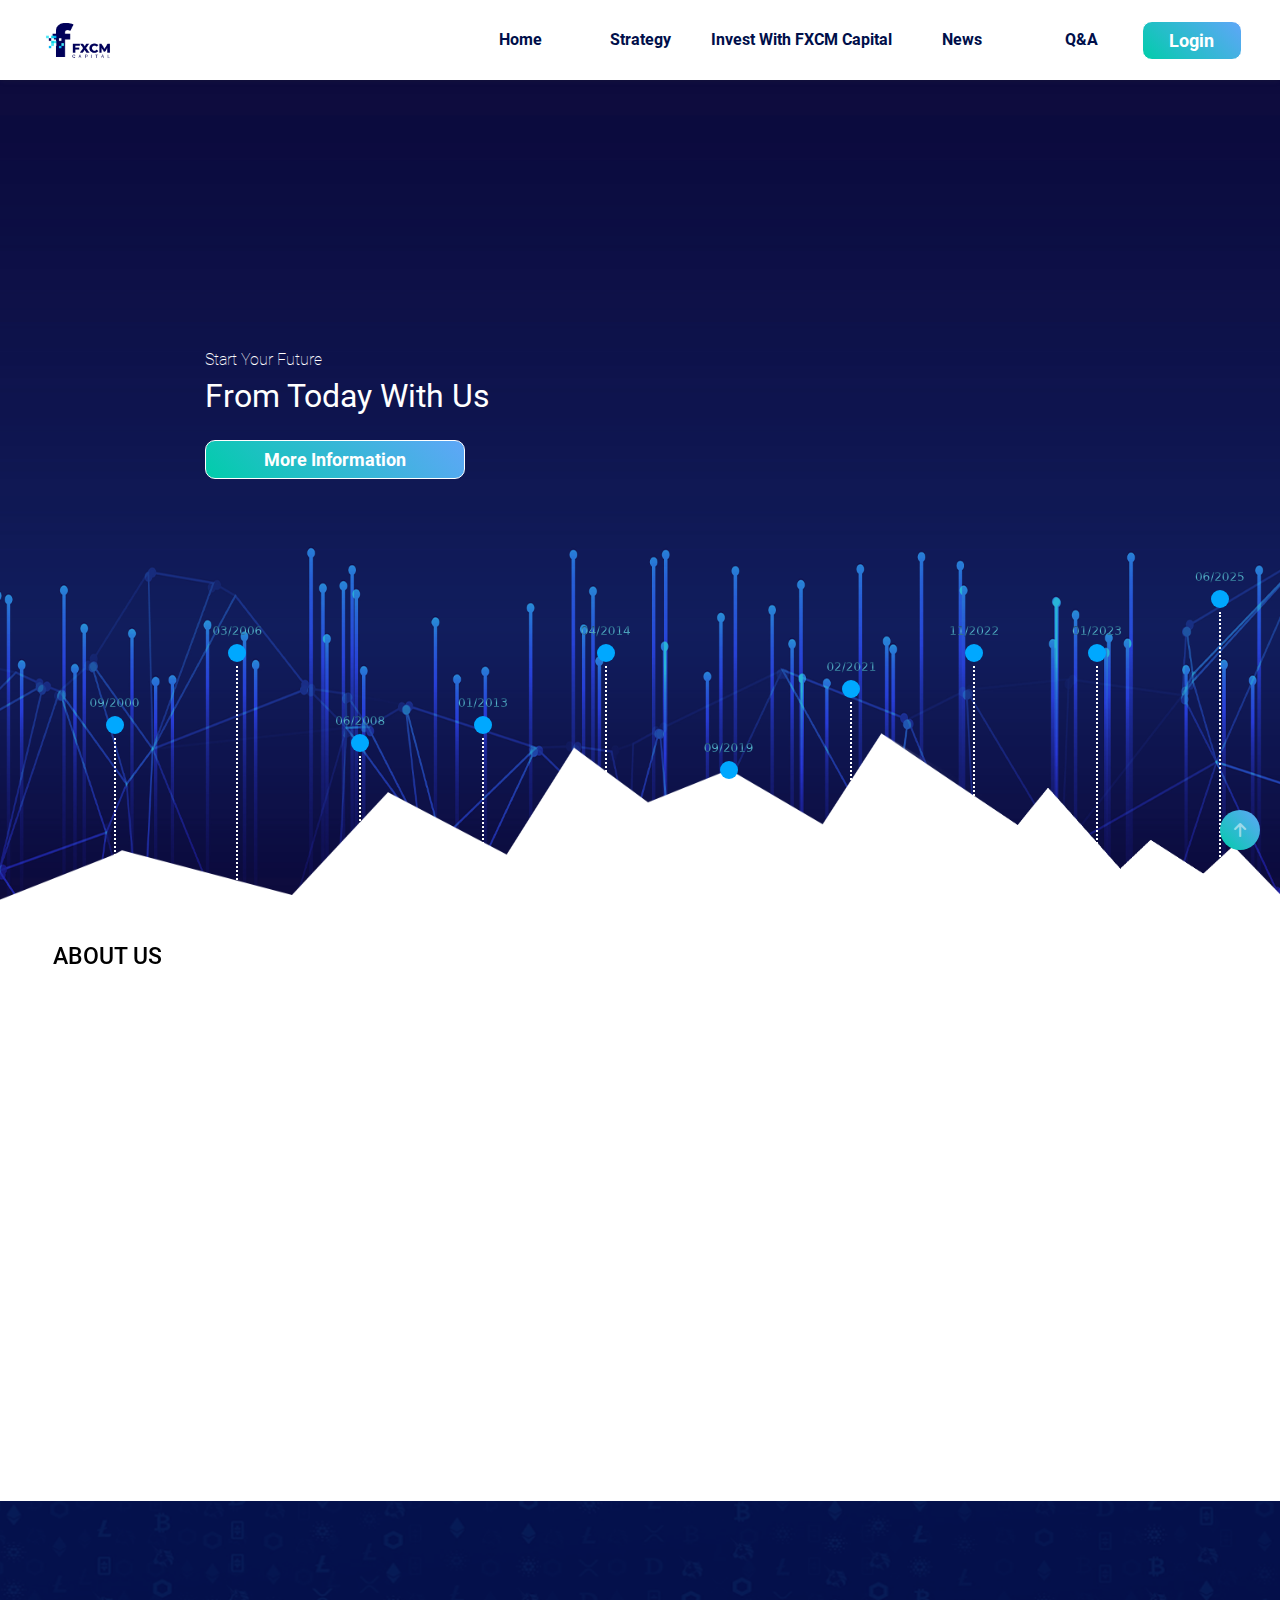
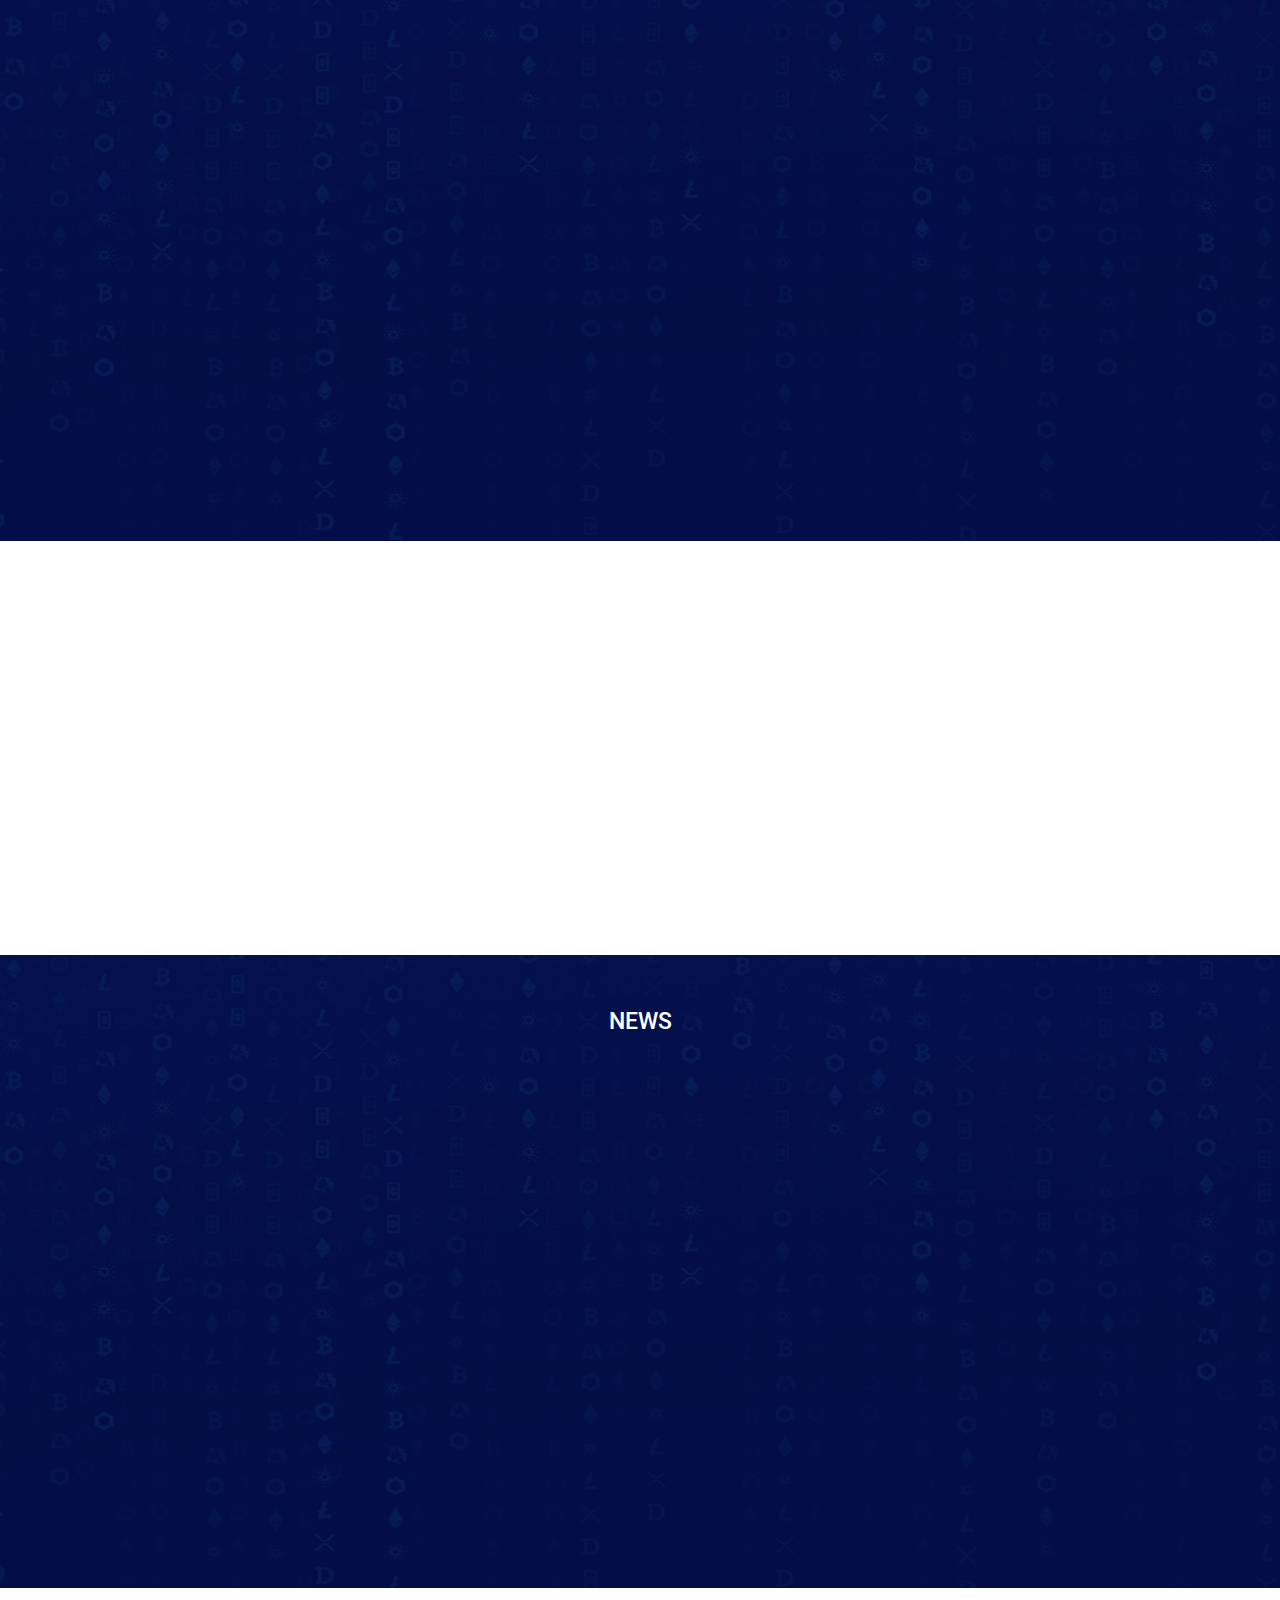
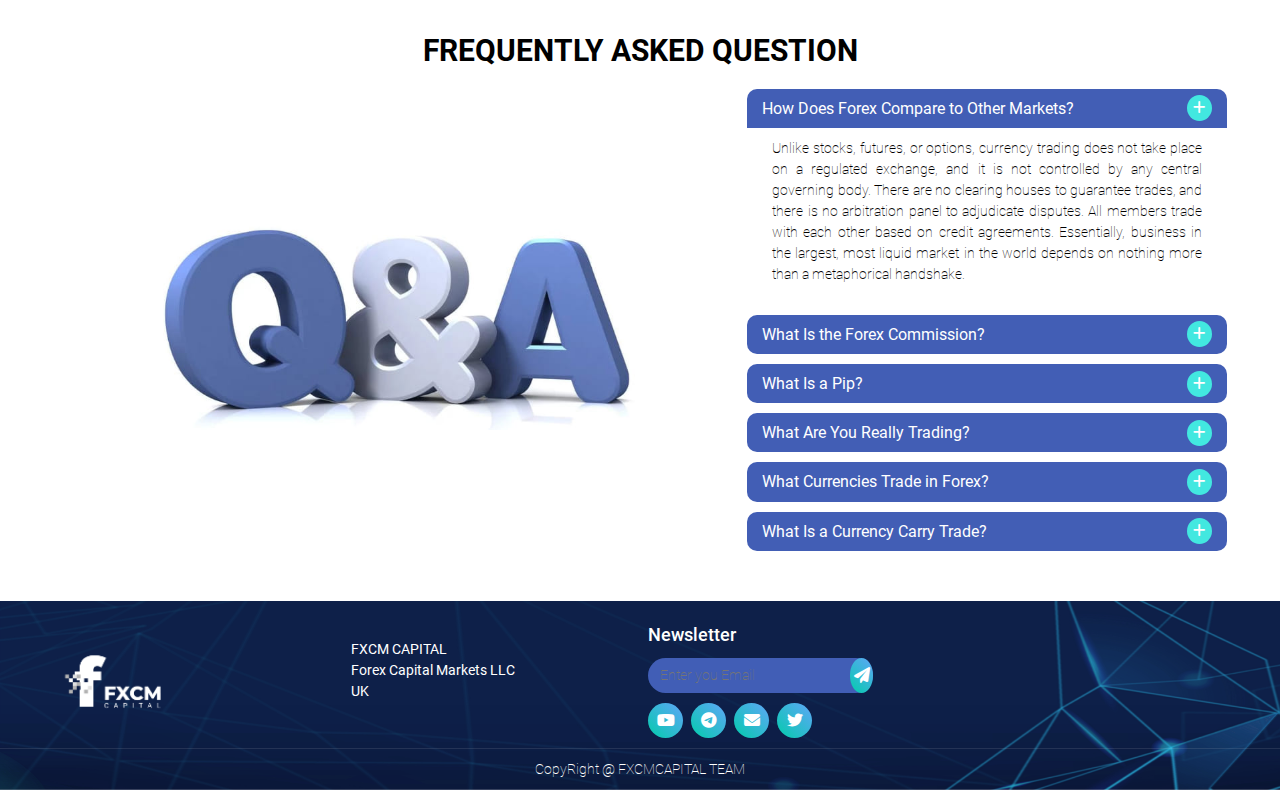
<file: index.html>
<!DOCTYPE html>
<html lang="en">

<head>
    <meta charset="UTF-8">
    <meta http-equiv="X-UA-Compatible" content="IE=edge">
    <meta name="viewport" content="width=device-width, initial-scale=1.0">
    <link rel="icon" type="image/x-icon" href="/assets/images/logo.png">
    <title>FXCM</title>

    <link rel="stylesheet" href="./assets/css/fontawesome-6.1/css/all.min.css">
    <link rel="stylesheet" href="./assets/css/swiper-bundle.min.css">
    <link rel="stylesheet" href="./assets/css/bootstrap.min.css">
    <link rel="stylesheet" href="./assets/css/animation.css">
    <link rel="stylesheet" href="./assets/css/animate.css">
    <link rel="stylesheet" href="./assets/css/style.css">
    <link rel="stylesheet" href="./assets/css/main.css">
    <link rel="stylesheet" href="./assets/css/updateLandingPage.css">

    <link rel="stylesheet" href="./assets/css/responsive.css">
    <link rel="stylesheet" href="./assets/css/fxcm.css">

    <!-- meta -->
    <meta name="title" content="FXCM" />
    <meta name="author" content="FXCM" />
    <meta name="description" content="">
    <meta name="keywords" content="">
    <meta name="author" content="FXCM">
    <meta name="robots" content="index,follow" />

    <meta property="og:type" content="website" />
    <meta property="og:title" content="FXCM" />
    <meta property="og:image" content="./assets/images/logo-color.png">
    <meta property="og:description" content="FXCM">


</head>

<body>
    <!-- HEADER MOBILE -->
    <div class="header-mobile hide-on-pc">
        <img class="header-mobile-logo" src="./assets/images/logo.png" alt="">
        <div class="header-mobile-left">
            <div class="header-mobile-icon centering" onclick="toggleNavMobile()">
                <i class="fa-solid fa-bars"></i>
            </div>
        </div>
    </div>

    <!-- NAV MOBILE -->
    <div class="soft-menu" onclick="toggleNavMobile()">
        <ul class="soft-menu__list" onclick="{(e) => e.stopPropagation();}">
            <li class="soft-menu__item soft-menu__item--active">
                <a class="" href="#intro">
                    <i class="fa-solid fa-house"></i> Home
                </a>
            </li>
            <li class="soft-menu__item hehe">
                <a class="" href="#strategy">
                    <i class="fa-solid fa-bolt"></i> Strategy
                </a>
            </li>

            <!-- <li class="soft-menu__item soft-menu__item-sub">
                <a class="" href="#workflow">
                    <i class="fa-solid fa-handshake"></i>Partners
                </a>
            </li> -->

            <li class="soft-menu__item soft-menu__item-sub">
                <a class="" href="#workflow">
                    <i class="fa-solid fa-money-bill-trend-up"></i> Invest with FXCM
                </a>
            </li>

            <li class="soft-menu__item soft-menu__item-sub">
                <a class="" href="#news">
                    <i class="fa-solid fa-earth-oceania"></i> News
                </a>
            </li>

            <li class="soft-menu__item soft-menu__item-sub">
                <a class="" href="#question">
                    <i class="fa-solid fa-circle-question"></i> Q&A
                </a>
            </li>

            <div class="soft-menu__item soft-menu__item-sub">
                <a class="ref-link" href="">
                    <i class="fa-solid fa-right-to-bracket"></i> SIGN IN
                </a>
            </div>
        </ul>
    </div>

    <!-- HEADER -->
    <header class="header hidden-m-t">
        <div class="header-wrapper align-items-center d-flex justify-content-between">
            <a href="/">
                <img src="./assets/images/logo.png" alt="" class="header-logo">
            </a>

            <div class="header-nav d-flex">
                <a href="#intro" class="header-nav-item centering">
                    Home
                </a>
                <a href="#strategy" class="header-nav-item centering">
                    Strategy
                </a>
                <!-- <a href="#workflow" class="header-nav-item centering">
                    Partners
                </a> -->
                <a href="#workflow" class="header-nav-item centering">
                    Invest with FXCM Capital
                </a>
                <a href="#news" class="header-nav-item centering">
                    News
                </a>
                <a href="#question" class="header-nav-item centering">
                    Q&A
                </a>

                <a href="#" class="primary-button">
                    Login
                </a>
            </div>
        </div>
    </header>

    <!-- INTRO -->
    <section id="intro" class="intro">
        <div class="intro-bg">
        </div>
        <div class="intro-wrapper">
            <div class="container intro-main">
                <div class="grid grid-2 grid-m-1 h-100 centering">
                    <div class="centering">
                        <div class="intro-content">
                            <div class="intro-desc">
                                Start Your Future
                            </div>
                            <div class="intro-title">
                                From Today With Us
                            </div>
                            <div class="intro-button primary-button wow bounceIn">
                                More Information
                            </div>
                        </div>
                    </div>

                    <!-- <img src="./assets/newImages/earth.png " alt=""> -->
                    <div class="intro-img wow bounceIn">
                        <canvas id="canvas"></canvas>
                    </div>
                </div>
            </div>
        </div>

        <div class="roadmap">
            <div class="roadmap-wrapper d-flex">
                <div class="roadmap-item">
                    <div class="roadmap-item-time primary-gradient-text">
                        09/2000
                    </div>
                    <div class="roadmap-item-content">
                        <div class="roadmap-item-point">
                        </div>
                        <div class="roadmap-item-text">
                            Establishment of business and being financial broker.
                        </div>
                    </div>
                    <div class="roadmap-item-line"></div>
                </div>

                <div class="roadmap-item">
                    <div class="roadmap-item-time primary-gradient-text">
                        03/2006
                    </div>
                    <div class="roadmap-item-content">
                        <div class="roadmap-item-point roadmap-item-point">
                        </div>
                        <div class="roadmap-item-text">
                            Joined as a key broker member of London exchange market
                        </div>
                    </div>
                    <div class="roadmap-item-line roadmap-item-line--2"></div>
                </div>

                <div class="roadmap-item">
                    <div class="roadmap-item-time primary-gradient-text">
                        06/2008
                    </div>
                    <div class="roadmap-item-content">
                        <div class="roadmap-item-point roadmap-item-point">
                        </div>
                        <div class="roadmap-item-text">
                            Researching the application of Internet in the financial sector, participating
                            as a Broker member in the US, Australia and South Africa exchange market
                        </div>
                    </div>
                    <div class="roadmap-item-line roadmap-item-line--3"></div>
                </div>

                <div class="roadmap-item">
                    <div class="roadmap-item-time primary-gradient-text">
                        01/2013
                    </div>
                    <div class="roadmap-item-content">
                        <div class="roadmap-item-point roadmap-item-point">
                        </div>
                        <div class="roadmap-item-text">
                            Research on Blockchain application in portfolio management.
                        </div>
                    </div>
                    <div class="roadmap-item-line roadmap-item-line--1"></div>
                </div>

                <div class="roadmap-item">
                    <div class="roadmap-item-time primary-gradient-text">
                        04/2014
                    </div>
                    <div class="roadmap-item-content">
                        <div class="roadmap-item-point roadmap-item-point">
                        </div>
                        <div class="roadmap-item-text">
                            Building a program to digitize stocks and bonds for businesses.
                        </div>
                    </div>
                    <div class="roadmap-item-line roadmap-item-line--2"></div>
                </div>

                <div class="roadmap-item">
                    <div class="roadmap-item-time primary-gradient-text">
                        09/2019
                    </div>
                    <div class="roadmap-item-content">
                        <div class="roadmap-item-point roadmap-item-point">
                        </div>
                        <div class="roadmap-item-text">
                            Building a forex derivatives trading management
                        </div>
                    </div>
                    <div class="roadmap-item-line roadmap-item-line--4"></div>
                </div>

                <div class="roadmap-item">
                    <div class="roadmap-item-time primary-gradient-text">
                        02/2021
                    </div>
                    <div class="roadmap-item-content">
                        <div class="roadmap-item-point roadmap-item-point">
                        </div>
                        <div class="roadmap-item-text">
                            Developing supercomputer system to record data fluctuations
                        </div>
                    </div>
                    <div class="roadmap-item-line roadmap-item-line--5"></div>
                </div>

                <div class="roadmap-item">
                    <div class="roadmap-item-time primary-gradient-text">
                        11/2022
                    </div>
                    <div class="roadmap-item-content">
                        <div class="roadmap-item-point roadmap-item-point">
                        </div>
                        <div class="roadmap-item-text">
                            Cross-Exchange System and Hedging Algorithm
                        </div>
                    </div>
                    <div class="roadmap-item-line roadmap-item-line--2"></div>
                </div>

                <div class="roadmap-item">
                    <div class="roadmap-item-time primary-gradient-text">
                        01/2023
                    </div>
                    <div class="roadmap-item-content">
                        <div class="roadmap-item-point roadmap-item-point">
                        </div>
                        <div class="roadmap-item-text">
                            Launching the website fxcmcapital.com for investors.
                        </div>
                    </div>
                    <div class="roadmap-item-line roadmap-item-line--2"></div>
                </div>

                <div class="roadmap-item">
                    <div class="roadmap-item-time primary-gradient-text">
                        06/2025
                    </div>
                    <div class="roadmap-item-content">
                        <div class="roadmap-item-point roadmap-item-point">
                        </div>
                        <div class="roadmap-item-text">
                            IPO through listing on London stocks exchange.
                        </div>
                    </div>
                    <div class="roadmap-item-line roadmap-item-line--6"></div>
                </div>
            </div>
        </div>
    </section>

    <!-- ABOUT-->
    <section id="about" class="workflow">
        <div class="container">
            <div class="row">
                <div class="col-lg-7">
                    <div class="workflow-title mr-5">
                        About Us
                    </div>
                    <div class="workflow-img wow bounceInUp">
                        <div id="workflow-img" class="workflow-img-wrapper">
                            <img src="./assets/newImages/introduc-lap.png" alt="">
                        </div>
                    </div>
                </div>
                <div class="col-lg-5">
                    <div class="workflow-content wow bounceInUp">
                        <div class="workflow-desc">
                            Generated and run by CORE TEAM, who have over 20 years experience in field of
                            financial investment and enterprise operations, FXCM CAPITAL is strategically
                            oriented to invest in 02 key areas:
                            <br>
                            - Top Industry Enterprises
                            <br>
                            - Volatility and arbitrage of financial products value.
                        </div>

                        <div class="workflow-title workflow-title-sub">
                            Vision
                        </div>
                        <div class="workflow-desc">
                            To become the world&#39;s leading asset management capital with professional services,
                            bringing surplus profits and added value to customers.
                        </div>

                        <div class="workflow-title workflow-title-sub">
                            Mission
                        </div>
                        <div class="workflow-desc">
                            CREATING FINANCIAL SOLUTIONS TO SERVE PEOPLE
                            <br>
                            Develop convenient financial solutions for customers by applying smart digital
                            technology, comprehensive product strategy and best customer experience.
                        </div>

                        <div class="workflow-title workflow-title-sub">
                            Core values
                        </div>
                        <div class="workflow-desc">
                            Respect cooperation
                            <br>
                            Trusted commitment
                            <br>
                            Always have to be adapted for the digital financial world.
                        </div>
                    </div>
                </div>
            </div>
        </div>
    </section>

    <!-- STRATEGY-->
    <section id="strategy" class="workflow strategy">
        <div class="container">
            <div class="row">
                <div class="col-lg-5">
                    <div class="workflow-content wow bounceInLeft">
                        <div class="workflow-title">
                            Strategy
                        </div>
                        <div class="workflow-desc">
                            <div class="strategy-sub-title">
                                What does FXCM CAPITAL do in the financial markets, specifically the Forex market ?
                            </div>

                            After years of research, FXCM Capital combined:
                            <br>
                            <i class="fa-solid fa-circle-arrow-right ml-2 mt-1"></i> More than 20 years experience of
                            enterprise
                            and core expert team

                            <br>
                            <i class="fa-solid fa-circle-arrow-right ml-2 mt-1"></i> The advanced power of the signal
                            recognition
                            computer system

                            <br>
                            <i class="fa-solid fa-circle-arrow-right ml-2 mt-1"></i> Transparency and safety of
                            blockchain data
                            system

                            <br>
                            <i class="fa-solid fa-circle-arrow-right ml-2 mt-1"></i> Cross-Exchange System and Hedging
                            Algorithm

                            <br>
                            <i class="fa-solid fa-circle-arrow-right ml-2 mt-1"></i> Consolidated capital of investors
                            around the
                            world

                            <br><br>
                            <div class="strategy-sub-title">
                                Cross-Exchange System
                            </div>
                            Cross-Exchange System is a platform built on the foundation of thinking: the world is
                            flat and the needs of all places are the same.
                            There, the value of any financial product will be roughly equal and there are no
                            restrictions on time and geographical location.
                            <br><br>
                            <div class="strategy-sub-title">
                                Hedging Algorithm
                            </div>
                            Hedging Algorithm is built on the mindset: preserving capital.
                            Through this algorithm, the manager looks for profits from profitable accounts, and
                            no loss in the remaining accounts.
                            <br>
                        </div>
                    </div>
                </div>

                <div class="col-lg-7">
                    <div class="workflow-img wow bounceInRight">
                        <div id="workflow-img" class="workflow-img-wrapper">
                            <img src="./assets/newImages/strategy-compu.png" alt="">
                        </div>
                    </div>
                </div>
            </div>
        </div>
    </section>

    <!-- CROSS TRADING-->
    <section id="workflow" class="workflow">
        <div class=" container">
            <div class="row">
                <div class="col-lg-6">
                    <div class="workflow-content wow bounceInRight">
                        <div class="workflow-title">
                            Invest with FXCM Capital
                        </div>
                        <div class="workflow-desc">
                            We create the platform with the goal: create community, combine community
                            capital flow and share profits for the community.

                            <br><br>
                            The total capital flow that FXCM CAPITAL manages, will be broken down into many
                            accounts, bearing the identities of the community members themselves. We run
                            these accounts for profit, and share the profits to each member based on the
                            contribution.
                            <br><br>
                            Everything is transparent, easy to understand and is a breakthrough in the digital
                            financial era.
                            <br>
                        </div>
                    </div>
                </div>

                <div class="col-lg-6">
                    <div class="workflow-img wow bounceInLeft">
                        <div id="workflow-img" class="workflow-img-wrapper">
                            <img src="./assets/newImages/scross-computer.png" alt="">
                        </div>
                    </div>
                </div>
            </div>
        </div>
    </section>

    <!-- NEWS -->
    <section id="news" class="news news-old strategy">
        <div class="centering">
            <div class="workflow-title">
                NEWS
            </div>
        </div>

        <div class="container">
            <div class="news-list grid grid-2 grid-m-1">
                <a href="https://guardian.ng/features/why-bitcoin-could-become-the-worlds-currency/"
                    class="card-wrapper wow bounceInLeft">
                    <img src="./assets/images/Binance-hacked.png" alt="" class="cart-bg">

                    <div class="card-content">
                        <div class="card-infor">
                            <div class="card-name">
                                Why Crypto Could Become The Global Currency Of The Future
                            </div>

                            <div class="card-date">
                                <i class="fa-solid fa-calendar-days"></i> September 14, 2023
                            </div>

                            <div class="card-paragraph">
                                Can Bitcoin become the world’s currency? Some people think Bitcoin could become the
                                world’s reserve currency. Here’s
                                why.
                            </div>

                            <div class="card-share d-flex align-items-center justify-content-end">
                                <i class="fa-solid fa-share-from-square"></i> SHARE
                            </div>
                        </div>
                    </div>
                </a>

                <div class="grid grid-1">
                    <a href="https://www.cfr.org/backgrounder/cryptocurrencies-digital-dollars-and-future-money"
                        class="card-wrapper card-wrapper-small wow bounceInDown">
                        <img src="./assets/images/new-2.jpg" alt="" class="cart-bg">

                        <div class="card-content">
                            <div class="card-infor">
                                <div class="card-name">
                                    Cryptocurrencies, Digital Dollars, and the Future of Money
                                </div>

                                <div class="card-date">
                                    <i class="fa-solid fa-calendar-days"></i> September 14, 2023
                                </div>

                                <div class="card-paragraph">
                                    In the span of a few years, cryptocurrencies have grown from digital novelties to
                                    trillion-dollar ...
                                </div>

                                <div class="card-share d-flex align-items-center justify-content-end">
                                    <i class="fa-solid fa-share-from-square"></i> SHARE
                                </div>
                            </div>
                        </div>
                    </a>

                    <div class="grid grid-2">
                        <div class="card-wrapper card-wrapper-small wow bounceInRight">
                            <img src="./assets/images/new-3.jpg" alt="" class="cart-bg">

                            <a href="https://www.binance.com/en/news/flash/7332262" class="card-content">
                                <div class="card-infor">
                                    <div class="card-name">
                                        Polygon Founder Unveils Web3 Accelerator Beacon
                                    </div>

                                    <div class="card-date">
                                        <i class="fa-solid fa-calendar-days"></i> September 14, 2023
                                    </div>

                                    <div class="card-paragraph">
                                        Noted venture capital firm Andreessen Horowitz (a16z) has ...
                                    </div>

                                    <div class="card-share d-flex align-items-center justify-content-end">
                                        <i class="fa-solid fa-share-from-square"></i> SHARE
                                    </div>
                                </div>
                            </a>
                        </div>

                        <a href="https://www.binance.com/en/news/flash/7331962"
                            class="card-wrapper card-wrapper-small wow bounceInUp">
                            <img src="./assets/images/new-4.jpg" alt="" class="cart-bg">

                            <div class="card-content">
                                <div class="card-infor">
                                    <div class="card-name">
                                        Central African Republic Delays Crypto Coin Listing to 2023
                                    </div>

                                    <div class="card-date">
                                        <i class="fa-solid fa-calendar-days"></i> September 14, 2023
                                    </div>

                                    <div class="card-paragraph">
                                        Maecenas tempus, tellus eget condimentum rhoncus, sem quam ...
                                    </div>

                                    <div class="card-share d-flex align-items-center justify-content-end">
                                        <i class="fa-solid fa-share-from-square"></i> SHARE
                                    </div>
                                </div>
                            </div>
                        </a>
                    </div>
                </div>

            </div>
        </div>
    </section>

    <!-- QUESTION -->
    <section id="question" class="question">
        <div class="centering">
            <div class="primary-title">
                Frequently Asked Question
            </div>
        </div>

        <div class="container">
            <div class="row">
                <div class="col-lg-7">
                    <div class="question-img">
                        <div class="question-img-wrapper">
                            <img src="./assets/newImages/about-img.png" alt="">
                        </div>
                    </div>
                </div>

                <div class="col-lg-5">
                    <div class="accordion mt-3" id="accordionExample">
                        <div class="accordion-item question-item">
                            <h2 class="accordion-header " id="headingOne">
                                <button class="accordion-button" type="button" data-bs-toggle="collapse"
                                    data-bs-target="#collapseOne" aria-expanded="true" aria-controls="collapseOne">
                                    <div class="accor-title">
                                        <div class="accor-title-text">
                                            How Does Forex Compare to Other Markets?
                                        </div>
                                        <div class="accor-title-icon">
                                            <i class="fa-solid fa-plus"></i>
                                        </div>

                                    </div>
                                </button>
                            </h2>
                            <div id="collapseOne" class="accordion-collapse collapse show" aria-labelledby="headingOne"
                                data-bs-parent="#accordionExample">
                                <div class="accordion-body">
                                    Unlike stocks, futures, or options, currency trading does not take place on a
                                    regulated exchange, and it is not controlled by any central governing body. There
                                    are
                                    no clearing houses to guarantee trades, and there is no arbitration panel to
                                    adjudicate disputes. All members trade with each other based on credit agreements.
                                    Essentially, business in the largest, most liquid market in the world depends on
                                    nothing more than a metaphorical handshake.
                                </div>
                            </div>
                        </div>
                        <div class="accordion-item question-item">
                            <h2 class="accordion-header" id="headingTwo">
                                <button class="accordion-button collapsed" type="button" data-bs-toggle="collapse"
                                    data-bs-target="#collapseTwo" aria-expanded="false" aria-controls="collapseTwo">
                                    <div class="accor-title">
                                        <div class="accor-title-text">
                                            What Is the Forex Commission?
                                        </div>
                                        <div class="accor-title-icon">
                                            <i class="fa-solid fa-plus"></i>
                                        </div>

                                    </div>
                                </button>
                            </h2>
                            <div id="collapseTwo" class="accordion-collapse collapse" aria-labelledby="headingTwo"
                                data-bs-parent="#accordionExample">
                                <div class="accordion-body">
                                    Investors who trade stocks, futures, or options typically use a broker who acts as
                                    an
                                    agent in the transaction. The broker takes the order to an exchange and attempts to
                                    execute it per the customer&#39;s instructions. The broker is paid a commission when
                                    the
                                    customer buys and sells the tradable instrument for providing this service.
                                </div>
                            </div>
                        </div>
                        <div class="accordion-item question-item">
                            <h2 class="accordion-header" id="headingThree">
                                <button class="accordion-button collapsed" type="button" data-bs-toggle="collapse"
                                    data-bs-target="#collapseThree" aria-expanded="false" aria-controls="collapseThree">
                                    <div class="accor-title">
                                        <div class="accor-title-text">
                                            What Is a Pip?
                                        </div>
                                        <div class="accor-title-icon">
                                            <i class="fa-solid fa-plus"></i>
                                        </div>

                                    </div>
                                </button>
                            </h2>
                            <div id="collapseThree" class="accordion-collapse collapse" aria-labelledby="headingThree"
                                data-bs-parent="#accordionExample">
                                <div class="accordion-body">
                                    Pip stands for percentage in point and is the smallest increment of trade in FX. In
                                    the
                                    FX market, prices are quoted to the fourth decimal point. For example, if a bar of
                                    soap in the drugstore was priced at $1.20, in the FX market the same bar of soap
                                    would be quoted at 1.2000. The change in that fourth decimal point is called 1 pip
                                    and is typically equal to 1/100th of 1%.
                                </div>
                            </div>
                        </div>
                        <div class="accordion-item question-item">
                            <h2 class="accordion-header" id="headingFour">
                                <button class="accordion-button collapsed" type="button" data-bs-toggle="collapse"
                                    data-bs-target="#collapseFour" aria-expanded="false" aria-controls="collapseFour">
                                    <div class="accor-title">
                                        <div class="accor-title-text">
                                            What Are You Really Trading?
                                        </div>
                                        <div class="accor-title-icon">
                                            <i class="fa-solid fa-plus"></i>
                                        </div>

                                    </div>
                                </button>
                            </h2>
                            <div id="collapseFour" class="accordion-collapse collapse" aria-labelledby="headingFour"
                                data-bs-parent="#accordionExample">
                                <div class="accordion-body">
                                    Restored from DNA found in amber, this Pokémon exhibited ferocity that was greater
                                    than expected. Some casualties
                                    resulted.Bellsprout’s thin and flexible body lets it bend and sway to avoid any
                                    attack, however strong it may be. From
                                    its mouth, this Pokémon spits a corrosive fluid that melts even iron.
                                </div>
                            </div>
                        </div>
                        <div class="accordion-item question-item">
                            <h2 class="accordion-header" id="headingFive">
                                <button class="accordion-button collapsed" type="button" data-bs-toggle="collapse"
                                    data-bs-target="#collapseFive" aria-expanded="false" aria-controls="collapseFive">
                                    <div class="accor-title">
                                        <div class="accor-title-text">
                                            What Currencies Trade in Forex?
                                        </div>
                                        <div class="accor-title-icon">
                                            <i class="fa-solid fa-plus"></i>
                                        </div>

                                    </div>
                                </button>
                            </h2>
                            <div id="collapseFive" class="accordion-collapse collapse" aria-labelledby="headingFive"
                                data-bs-parent="#accordionExample">
                                <div class="accordion-body">
                                    Although some retail dealers trade exotic currencies such as the Thai baht or the
                                    Czech koruna, the majority of dealers trade the seven most liquid currency pairs in
                                    the world, which are the four &quot;majors&quot;:
                                    <br>
                                    EUR/USD (euro/dollar)
                                    USD/JPY (dollar/Japanese yen)
                                    GBP/USD (British pound/dollar)
                                    USD/CHF (dollar/Swiss franc).
                                    <br>
                                    The three commodity pairs are also traded:
                                    AUD/USD (Australian dollar/dollar)
                                    USD/CAD (dollar/Canadian dollar)
                                    NZD/USD (New Zealand dollar/dollar)
                                </div>
                            </div>
                        </div>
                        <div class="accordion-item question-item">
                            <h2 class="accordion-header" id="headingSix">
                                <button class="accordion-button collapsed" type="button" data-bs-toggle="collapse"
                                    data-bs-target="#collapseSix" aria-expanded="false" aria-controls="collapseSix">
                                    <div class="accor-title">
                                        <div class="accor-title-text">
                                            What Is a Currency Carry Trade?
                                        </div>
                                        <div class="accor-title-icon">
                                            <i class="fa-solid fa-plus"></i>
                                        </div>

                                    </div>
                                </button>
                            </h2>
                            <div id="collapseSix" class="accordion-collapse collapse" aria-labelledby="headingSix"
                                data-bs-parent="#accordionExample">
                                <div class="accordion-body">
                                    Carry is the most popular trade in the currency market, practiced by both the
                                    largest
                                    hedge funds and the smallest retail speculators. The carry trade is based on the
                                    fact
                                    that every currency in the world has an associated interest. These short-term
                                    interest rates are set by the central banks of these countries: the Federal Reserve
                                    in
                                    the United States, the Bank of Japan in Japan, and the Bank of England in the United
                                    Kingdom.
                                </div>
                            </div>
                        </div>
                    </div>
                </div>
            </div>
        </div>
    </section>

    <!-- FOOTER -->
    <footer class="footer">
        <div class="container">
            <div class="row">
                <div class="col-lg-3">
                    <div class="centering-mobile">
                        <img src="./assets/images/logo-white.png" alt="" class="footer-logo">
                    </div>
                </div>

                <div class="col-lg-3 col-6">
                    <div class="footer-desc pt-2">
                        FXCM CAPITAL
                        <br>
                        Forex Capital Markets LLC
                        <br>
                        UK
                    </div>
                    <!-- <div class="footer-block">
                        <div class="footer-title">
                            Company
                        </div>
                        <ul>
                            <li>About Us</li>
                            <li>Our Services</li>
                            <li>Prices</li>
                            <li>Plans</li>
                            <li>Blog</li>
                        </ul>
                    </div> -->
                </div>

                <!-- <div class="col-lg-3 col-6">
                    <div class="footer-block">
                        <div class="footer-title">
                            Categories
                        </div>
                        <ul>
                            <li>Business</li>
                            <li>Crypto Market</li>
                            <li>Crypto News</li>
                            <li>Security</li>
                        </ul>
                    </div>
                </div> -->

                <div class="col-lg-3">
                    <div class="footer-block">
                        <div class="footer-title">
                            Newsletter
                        </div>

                        <div class="footer-letter-input d-flex align-items-center">
                            <input type="text" placeholder="Enter you Email">

                            <div class="footer-social-icon centering">
                                <i class="fa-solid fa-paper-plane"></i>
                            </div>
                        </div>

                        <div class="centering-mobile footer-social d-flex align-items-cente justify-content-start">
                            <div class="footer-social-icon centering">
                                <i class="fa-brands fa-youtube"></i>
                            </div>
                            <div class="footer-social-icon centering">
                                <i class="fa-brands fa-telegram"></i>
                            </div>
                            <div class="footer-social-icon centering">
                                <i class="fa-solid fa-envelope"></i>
                            </div>
                            <div class="footer-social-icon centering">
                                <i class="fa-brands fa-twitter"></i>
                            </div>
                        </div>
                    </div>
                </div>
            </div>
        </div>
        <div class="footer-verify">
            CopyRight @ FXCMCAPITAL TEAM
        </div>
    </footer>

    <!-- loading -->
    <div id="loading" class="loading">
        <img src="/assets/images/logo.png" alt="">
        <img src="/assets/newImages/loading.gif" alt="">
    </div>

    <!-- SCROLL TO TOP -->
    <div class="scroll-to-top">
        <i class="fa-solid fa-arrow-up"></i>
    </div>

</body>

</html>

<script src="./assets/js/swiper-bundle.min.js"></script>

<script src="./assets/js/bootstrap.bundle.min.js"></script>

<script src="./assets/js/main.js"></script>

<script src="./assets/js/wow.min.js"></script>

<script>
    /*  
       INIT WOWJS
    */
    wow = new WOW({
        boxClass: "wow", // default
        animateClass: "animated", // default
        offset: 0, // default
        mobile: true, // default
        live: true, // default
    });
    wow.init();

    var canvas = document.querySelector('#canvas');
    // document.body.appendChild(canvas);
    // canvas.id = "canvas";
    var ctx = canvas.getContext("2d");
    var spheres = [];
    var imgdata = [];
    canvas.width = window.innerWidth;
    canvas.height = window.innerHeight;
    var imgWidth = 100;
    var imgHeight = 50;
    var screenX = canvas.width / 2;
    var screenY = canvas.height / 2;
    var screenScale = 1000;
    var rotation = 0;
    var isReadyAnimation = false;

    var Vector = function (x, y, z) {
        this.x = x;
        this.y = y;
        this.z = z;
    }

    var Particle = function (x, y, z, colorsArrIndex) {
        this.pos = new Vector(x, y, z);
        this.posModel = new Vector(x, y, z);
        this.GenerateColorFromImgIndex(colorsArrIndex);
    }

    Particle.prototype.GenerateColorFromImgIndex = function (i) {
        this.r = 256 - imgdata[i * 4 + 0];
        this.g = 256 - imgdata[i * 4 + 1];
        this.b = imgdata[i * 4 + 2];
        this.a = 0;
    }

    var Sphere = function (x, y, radius, numPointsX, numPointsY) {
        this.pos = new Vector(x, y, 1);
        this.particles = [];
        this.GeneratePoints(x, y, radius, numPointsX, numPointsY);
    }

    function CreateColorsArr() {
        var canvasimg = document.createElement('canvas');
        var ctximg = canvasimg.getContext("2d");
        var img = new Image();
        img.crossOrigin = "";
        img.src = "https://ucarecdn.com/684548ca-0157-4455-9fe5-9782af655cf0/worldmapsmall_bw9sas.png";
        var ctximg = canvasimg.getContext("2d");
        img.onload = function () {
            ctximg.translate(imgWidth, imgHeight);
            ctximg.scale(-1, -1);
            ctximg.drawImage(img, 0, 0);
            imgdata = ctximg.getImageData(0, 0, imgWidth, imgHeight).data;
            ctximg.clearRect(0, 0, imgWidth, imgHeight);
            spheres.push(new Sphere(0, 0, canvas.height / 4, imgWidth, imgHeight));
            isReadyAnimation = true;
        }
    }

    Sphere.prototype.GeneratePoints = function (x, y, radius, num, num2) {
        x = x / 2;
        y = y / 2;
        num = Math.floor(num);
        var angle = 2 * Math.PI / num;
        var angle2 = Math.PI / num2;
        for (var j = 0; j <= num2; j++) {
            for (var i = 0; i < num; i++) {
                var rx = radius * Math.cos(angle * i) * Math.sin(angle2 * j);
                var rz = radius * Math.sin(angle * i) * Math.sin(angle2 * j);
                var ry = radius * Math.cos(angle2 * j);
                this.particles.push(new Particle(x + rx, y + ry, rz, j * imgWidth + i));
            }
        }
    }

    Sphere.prototype.RotateAxisY = function (angle) {
        for (var i = 0; i < this.particles.length; i++) {
            this.particles[i].posModel.x = this.particles[i].pos.x * Math.cos(angle) + this.particles[i].pos.z * (-1) * Math.sin(angle);
            this.particles[i].posModel.y = this.particles[i].pos.y;
            this.particles[i].posModel.z = this.particles[i].pos.x * Math.sin(angle) + this.particles[i].pos.z * Math.cos(angle);
        }
    }

    Sphere.prototype.Draw = function (ctx) {
        ctx.beginPath();
        for (var i = 0; i < this.particles.length; i++) {
            var z = this.particles[i].posModel.z;
            var x = this.particles[i].posModel.x * screenScale / (z * (-1) + screenScale) + screenX;
            var y = this.particles[i].posModel.y * screenScale / (z * (-1) + screenScale) + screenY;;
            var a = (this.particles[i].posModel.z + (imgWidth / 2)) / imgWidth;
            if (a > 0.2) {
                ctx.fillStyle = "rgba(" + this.particles[i].r + "," + this.particles[i].g + "," + this.particles[i].b + "," + a + ")";
                ctx.fillRect(this.pos.x + x, this.pos.y + y, 2, 2);
            }
        }
    }

    function loop() {
        ctx.clearRect(0, 0, canvas.width, canvas.height);
        if (isReadyAnimation) {
            spheres[0].Draw(ctx);
            spheres[0].RotateAxisY(rotation);
            rotation += 0.005;
        }
        requestAnimationFrame(loop);
    }
    CreateColorsArr();
    loop();

</script>
</file>
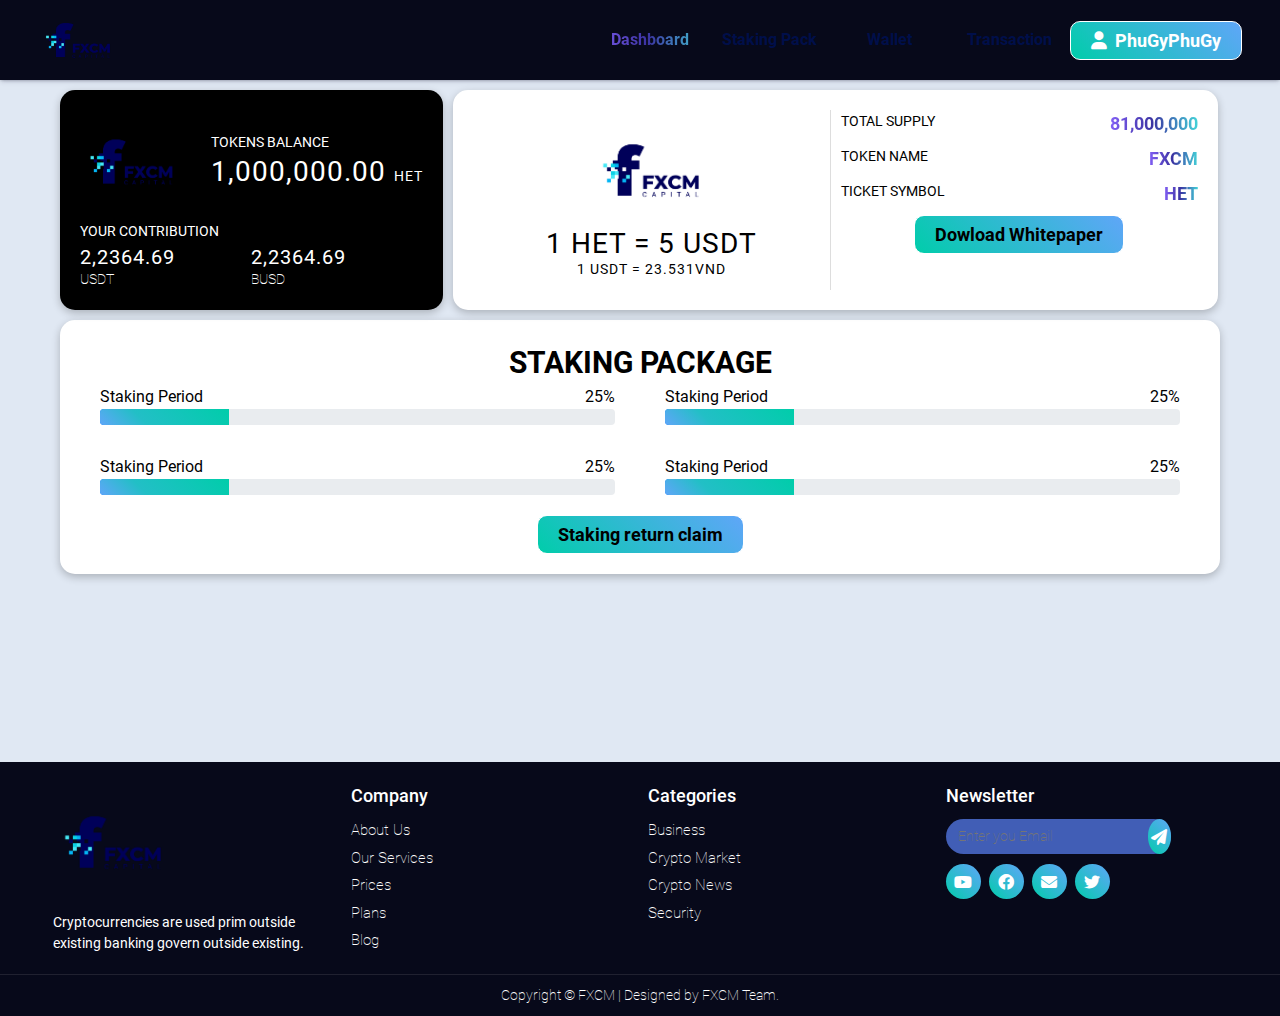
<file: dashboard.html>
<!DOCTYPE html>
<html lang="en">

<head>
    <meta charset="UTF-8">
    <meta http-equiv="X-UA-Compatible" content="IE=edge">
    <meta name="viewport" content="width=device-width, initial-scale=1.0">
    <link rel="icon" type="image/x-icon" href="/assets/images/logo.png">
    <title>Dashboard</title>

    <link rel="stylesheet" href="./assets/css/bootstrap.min.css">
    <link rel="stylesheet" href="./assets/css/fontawesome-6.1/css/all.min.css">
    <link rel="stylesheet" href="./assets/css/style.css">
    <link rel="stylesheet" href="./assets/css/main.css">
    <link rel="stylesheet" href="./assets/css/responsive.css">
</head>

<body>
    <!-- HEADER MOBILE -->
    <div class="header-mobile hide-on-pc">
        <img class="header-mobile-logo" src="./assets/images/logo.png" alt="">
        <div class="header-mobile-left">
            <div class="header-mobile-icon centering" onclick="toggleNavMobile()">
                <i class="fa-solid fa-bars"></i>
            </div>
        </div>
    </div>

    <!-- NAV MOBILE -->
    <div class="soft-menu" onclick="toggleNavMobile()">
        <ul class="soft-menu__list" onclick="{(e) => e.stopPropagation();}">
            <li class="soft-menu__item soft-menu__item--active">
                <a class="" href="#about">
                    <i class="fa-solid fa-house"></i> Dashboard
                </a>
            </li>
            <li class="soft-menu__item hehe">
                <a class="" href="#product">
                    <i class="fa-sharp fa-solid fa-coins"></i> Staking pack
                </a>
            </li>
            <li class="soft-menu__item soft-menu__item-sub">
                <a class="" href="#tutorial">
                    <i class="fa-solid fa-wallet"></i> Wallet
                </a>
            </li>

            <li class="soft-menu__item soft-menu__item-sub">
                <a class="" href="">
                    <i class="fa-solid fa-money-bill-transfer"></i> Transaction
                </a>
            </li>

            <div class="soft-menu__item soft-menu__item-sub">
                <a class="ref-link" href="">
                    <i class="fa-solid fa-right-to-bracket"></i> Sign Out
                </a>
            </div>
        </ul>
    </div>

    <!-- HEADER -->
    <header class="header hidden-m-t">
        <div class="header-wrapper align-items-center d-flex justify-content-between">
            <a href="/">
                <img src="./assets/images/logo.png" alt="" class="header-logo">
            </a>

            <div class="header-nav d-flex">
                <div class="header-nav-item centering active">
                    Dashboard
                </div>
                <div class="header-nav-item centering">
                    Staking pack
                </div>
                <div class="header-nav-item centering ">
                    Wallet
                </div>
                <div class="header-nav-item centering">
                    Transaction
                </div>
                <a href="#" class="primary-button d-flex align-items-center">
                    <i class="fa-solid fa-user mr-2"></i> PhuGyPhuGy
                </a>
            </div>
        </div>
    </header>

    <!-- MAIN CONTENT -->
    <div class="dashboard-bg">
        <div class="container">
            <div class="grid grid-1-2 grid-m-1">
                <div class="dashboard-balance primary-box">
                    <div class="d-flex align-items-center justify-content-between">
                        <img src="./assets/images/logo.png" alt="" class="dashboard-balance-logo">

                        <div class="d-flex justify-content-center flex-column">
                            <div class="dashboard-balance-title">
                                TOKENS BALANCE
                            </div>
                            <div class="dashboard-balance-value dashboard-balance-value-large">
                                1,000,000.00 <span class="dashboard-balance-currency">HET</span>
                            </div>
                        </div>
                    </div>

                    <div class="dashboard-balance-title mt-2 mb-1">
                        YOUR CONTRIBUTION
                    </div>
                    <div class="d-flex">
                        <div class="dashboard-balance-block d-flex justify-content-center flex-column">
                            <div class="dashboard-balance-value">
                                2,2364.69
                            </div>
                            <span class="dashboard-balance-currency">USDT</span>
                        </div>

                        <div class="dashboard-balance-block d-flex justify-content-center flex-column">
                            <div class="dashboard-balance-value">
                                2,2364.69
                            </div>
                            <span class="dashboard-balance-currency">BUSD</span>
                        </div>
                    </div>
                </div>

                <div class="grid grid-2 grid-m-1 primary-box primary-box--black">
                    <div class="token-infor">
                        <div class="centering">
                            <img src="./assets/images/logo.png" alt="" class="token-img">
                        </div>

                        <div class="dashboard-balance-value dashboard-balance-value-large text-center">
                            1 HET = 5 USDT
                        </div>
                        <div class="dashboard-balance-value dashboard-balance-value-small text-center">
                            1 USDT = 23.531VND
                        </div>
                    </div>

                    <div class="token-infor">
                        <div class="token-infor-li d-flex align-items-center justify-content-between">
                            <div class="dashboard-balance-title">
                                TOTAL SUPPLY
                            </div>
                            <div class="value">
                                81,000,000
                            </div>
                        </div>

                        <div class="token-infor-li d-flex align-items-center justify-content-between">
                            <div class="dashboard-balance-title">
                                TOKEN NAME
                            </div>
                            <div class="value">
                                FXCM
                            </div>
                        </div>

                        <div class="token-infor-li d-flex align-items-center justify-content-between">
                            <div class="dashboard-balance-title">
                                TICKET SYMBOL
                            </div>
                            <div class="value">
                                HET
                            </div>
                        </div>

                        <div class="centering mt-2">
                            <div class="primary-button">
                                Dowload Whitepaper
                            </div>
                        </div>
                    </div>
                </div>
            </div>

            <div class="primary-box primary-box--black">
                <div class="centering">
                    <div class="primary-title">
                        STAKING PACKAGE
                    </div>
                </div>

                <div class="grid grid-2 grid-m-1">
                    <div class="staking-process">
                        <div class="d-flex align-items-center justify-content-between">
                            <div class="staking-proces-title">
                                Staking Period
                            </div>
                            <div class="staking-proces-percent">
                                25%
                            </div>
                        </div>
                        <div class="progress">
                            <div class="progress-bar" role="progressbar" style="width: 25%" aria-valuenow="25"
                                aria-valuemin="0" aria-valuemax="100"></div>
                        </div>
                    </div>

                    <div class="staking-process">
                        <div class="d-flex align-items-center justify-content-between">
                            <div class="staking-proces-title">
                                Staking Period
                            </div>
                            <div class="staking-proces-percent">
                                25%
                            </div>
                        </div>
                        <div class="progress">
                            <div class="progress-bar" role="progressbar" style="width: 25%" aria-valuenow="25"
                                aria-valuemin="0" aria-valuemax="100"></div>
                        </div>
                    </div>

                    <div class="staking-process">
                        <div class="d-flex align-items-center justify-content-between">
                            <div class="staking-proces-title">
                                Staking Period
                            </div>
                            <div class="staking-proces-percent">
                                25%
                            </div>
                        </div>
                        <div class="progress">
                            <div class="progress-bar" role="progressbar" style="width: 25%" aria-valuenow="25"
                                aria-valuemin="0" aria-valuemax="100"></div>
                        </div>
                    </div>

                    <div class="staking-process">
                        <div class="d-flex align-items-center justify-content-between">
                            <div class="staking-proces-title">
                                Staking Period
                            </div>
                            <div class="staking-proces-percent">
                                25%
                            </div>
                        </div>
                        <div class="progress">
                            <div class="progress-bar" role="progressbar" style="width: 25%" aria-valuenow="25"
                                aria-valuemin="0" aria-valuemax="100"></div>
                        </div>
                    </div>
                </div>

                <div class="centering">
                    <div class="primary-button">
                        Staking return claim
                    </div>
                </div>
            </div>
        </div>

    </div>

    <!-- FOOTER -->
    <footer class="footer">
        <div class="container">
            <div class="row">
                <div class="col-lg-3">
                    <div class="centering-mobile">
                        <img src="./assets/images/logo-text.png" alt="" class="footer-logo">
                    </div>

                    <div class="footer-desc">
                        Cryptocurrencies are used prim outside existing banking govern outside existing.
                    </div>
                </div>

                <div class="col-lg-3 col-6">
                    <div class="footer-block">
                        <div class="footer-title">
                            Company
                        </div>
                        <ul>
                            <li>About Us</li>
                            <li>Our Services</li>
                            <li>Prices</li>
                            <li>Plans</li>
                            <li>Blog</li>
                        </ul>
                    </div>
                </div>

                <div class="col-lg-3 col-6">
                    <div class="footer-block">
                        <div class="footer-title">
                            Categories
                        </div>
                        <ul>
                            <li>Business</li>
                            <li>Crypto Market</li>
                            <li>Crypto News</li>
                            <li>Security</li>
                        </ul>
                    </div>
                </div>

                <div class="col-lg-3">
                    <div class="footer-block">
                        <div class="footer-title">
                            Newsletter
                        </div>

                        <div class="footer-letter-input d-flex align-items-center">
                            <input type="text" placeholder="Enter you Email">

                            <div class="footer-social-icon centering">
                                <i class="fa-solid fa-paper-plane"></i>
                            </div>
                        </div>

                        <div class="centering-mobile footer-social d-flex align-items-cente justify-content-start">
                            <div class="footer-social-icon centering">
                                <i class="fa-brands fa-youtube"></i>
                            </div>
                            <div class="footer-social-icon centering">
                                <i class="fa-brands fa-facebook"></i>
                            </div>
                            <div class="footer-social-icon centering">
                                <i class="fa-solid fa-envelope"></i>
                            </div>
                            <div class="footer-social-icon centering">
                                <i class="fa-brands fa-twitter"></i>
                            </div>
                        </div>
                    </div>
                </div>
            </div>
        </div>
        <div class="footer-verify">
            Copyright © FXCM | Designed by FXCM Team.
        </div>
    </footer>
</body>

</html>

<script>
    const $query = document.querySelector.bind(document)
    const $$query = document.querySelectorAll.bind(document)

    const toggleNavMobile = () => {
        $query('.soft-menu').classList.toggle('open')
        $query('.soft-menu__list').classList.toggle('open')
    }

    $$query('.soft-menu__item').forEach((element) => {
        element.onclick = () => {
            toggleNavMobile()
        }
    })
</script>
</file>
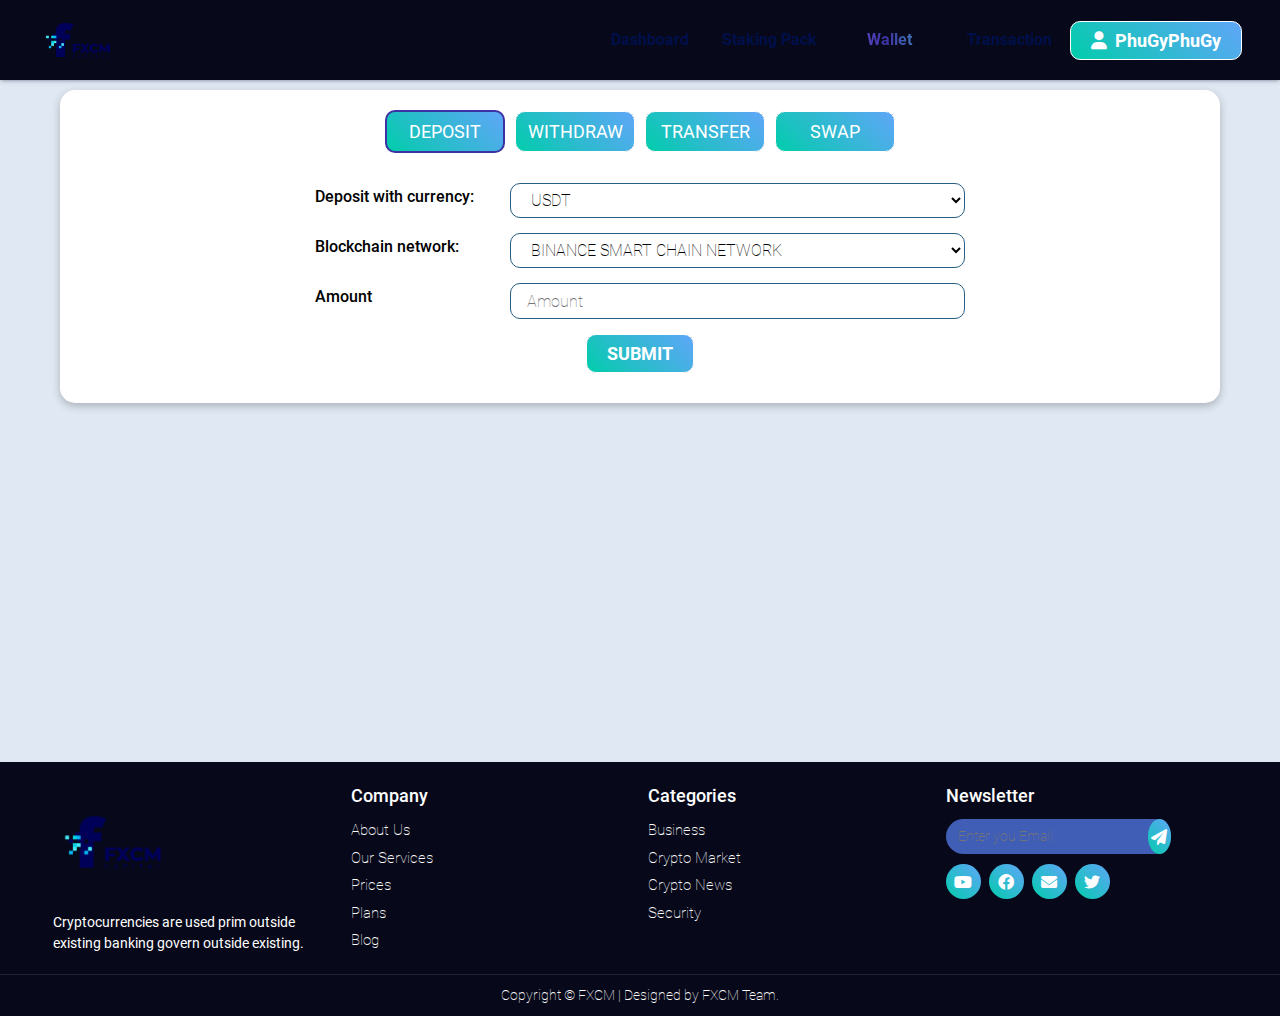
<file: deposit.html>
<!DOCTYPE html>
<html lang="en">

<head>
    <meta charset="UTF-8">
    <meta http-equiv="X-UA-Compatible" content="IE=edge">
    <meta name="viewport" content="width=device-width, initial-scale=1.0">
    <link rel="icon" type="image/x-icon" href="/assets/images/logo.png">
    <title>Desposit</title>

    <link rel="stylesheet" href="./assets/css/bootstrap.min.css">
    <link rel="stylesheet" href="./assets/css/fontawesome-6.1/css/all.min.css">
    <link rel="stylesheet" href="./assets/css/style.css">
    <link rel="stylesheet" href="./assets/css/main.css">
    <link rel="stylesheet" href="./assets/css/responsive.css">
</head>

<body>
    <!-- HEADER MOBILE -->
    <div class="header-mobile hide-on-pc">
        <img class="header-mobile-logo" src="./assets/images/logo.png" alt="">
        <div class="header-mobile-left">
            <div class="header-mobile-icon centering" onclick="toggleNavMobile()">
                <i class="fa-solid fa-bars"></i>
            </div>
        </div>
    </div>

    <!-- NAV MOBILE -->
    <div class="soft-menu" onclick="toggleNavMobile()">
        <ul class="soft-menu__list" onclick="{(e) => e.stopPropagation();}">
            <li class="soft-menu__item soft-menu__item--active">
                <a class="" href="#about">
                    <i class="fa-solid fa-house"></i> Dashboard
                </a>
            </li>
            <li class="soft-menu__item hehe">
                <a class="" href="#product">
                    <i class="fa-sharp fa-solid fa-coins"></i> Staking pack
                </a>
            </li>
            <li class="soft-menu__item soft-menu__item-sub">
                <a class="" href="#tutorial">
                    <i class="fa-solid fa-wallet"></i> Wallet
                </a>
            </li>

            <li class="soft-menu__item soft-menu__item-sub">
                <a class="" href="">
                    <i class="fa-solid fa-money-bill-transfer"></i> Transaction
                </a>
            </li>

            <div class="soft-menu__item soft-menu__item-sub">
                <a class="ref-link" href="">
                    <i class="fa-solid fa-right-to-bracket"></i> Sign Out
                </a>
            </div>
        </ul>
    </div>

    <!-- HEADER -->
    <header class="header hidden-m-t">
        <div class="header-wrapper align-items-center d-flex justify-content-between">
            <a href="/">
                <img src="./assets/images/logo.png" alt="" class="header-logo">
            </a>

            <div class="header-nav d-flex">
                <div class="header-nav-item centering">
                    Dashboard
                </div>
                <div class="header-nav-item centering">
                    Staking pack
                </div>
                <div class="header-nav-item centering active">
                    Wallet
                </div>
                <div class="header-nav-item centering">
                    Transaction
                </div>
                <a href="#" class="primary-button d-flex align-items-center">
                    <i class="fa-solid fa-user mr-2"></i> PhuGyPhuGy
                </a>
            </div>
        </div>
    </header>

    <!-- MAIN CONTENT -->
    <div class="dashboard-bg">

        <div class="container deposit pb-2">
            <div class="deposit primary-box">
                <div class="wallet-control d-flex align-items-center justify-content-center">
                    <a href="/deposit.html" class="wallet-control-item primary-button active">
                        DEPOSIT
                    </a>
                    <a href="/withdraw.html" class="wallet-control-item primary-button">
                        WITHDRAW
                    </a>
                    <a href="/transfer.html" class="wallet-control-item primary-button">
                        TRANSFER
                    </a>
                    <a href="/swap.html" class="wallet-control-item primary-button">
                        SWAP
                    </a>
                </div>

                <div class="deposit-form centering">
                    <form action="action_page.php" method="post">

                        <div class="container">
                            <div class="login-form-div">
                                <label for="uname"><b>Deposit with currency:</b></label>
                                <select name="coin" id="coin">
                                    <option value="volvo">USDT</option>
                                    <option value="saab">OBA</option>
                                </select>
                            </div>

                            <div class="login-form-div">
                                <label for="uname"><b>Blockchain network:</b></label>
                                <select name="coin" id="coin">
                                    <option value="volvo">BINANCE SMART CHAIN NETWORK</option>
                                    <option value="saab">OBA</option>
                                </select>
                            </div>

                            <div class="login-form-div">
                                <label for="uname"><b>Amount</b></label>
                                <input type="text" placeholder="Amount" name="uname" required>
                            </div>

                            <div class="d-flex justify-content-center">
                                <button type="submit" class="primary-button">SUBMIT</button>
                            </div>
                        </div>
                    </form>
                </div>
            </div>
        </div>

    </div>

    <!-- FOOTER -->
    <footer class="footer">
        <div class="container">
            <div class="row">
                <div class="col-lg-3">
                    <div class="centering-mobile">
                        <img src="./assets/images/logo-text.png" alt="" class="footer-logo">
                    </div>

                    <div class="footer-desc">
                        Cryptocurrencies are used prim outside existing banking govern outside existing.
                    </div>
                </div>

                <div class="col-lg-3 col-6">
                    <div class="footer-block">
                        <div class="footer-title">
                            Company
                        </div>
                        <ul>
                            <li>About Us</li>
                            <li>Our Services</li>
                            <li>Prices</li>
                            <li>Plans</li>
                            <li>Blog</li>
                        </ul>
                    </div>
                </div>

                <div class="col-lg-3 col-6">
                    <div class="footer-block">
                        <div class="footer-title">
                            Categories
                        </div>
                        <ul>
                            <li>Business</li>
                            <li>Crypto Market</li>
                            <li>Crypto News</li>
                            <li>Security</li>
                        </ul>
                    </div>
                </div>

                <div class="col-lg-3">
                    <div class="footer-block">
                        <div class="footer-title">
                            Newsletter
                        </div>

                        <div class="footer-letter-input d-flex align-items-center">
                            <input type="text" placeholder="Enter you Email">

                            <div class="footer-social-icon centering">
                                <i class="fa-solid fa-paper-plane"></i>
                            </div>
                        </div>

                        <div class="centering-mobile footer-social d-flex align-items-cente justify-content-start">
                            <div class="footer-social-icon centering">
                                <i class="fa-brands fa-youtube"></i>
                            </div>
                            <div class="footer-social-icon centering">
                                <i class="fa-brands fa-facebook"></i>
                            </div>
                            <div class="footer-social-icon centering">
                                <i class="fa-solid fa-envelope"></i>
                            </div>
                            <div class="footer-social-icon centering">
                                <i class="fa-brands fa-twitter"></i>
                            </div>
                        </div>
                    </div>
                </div>
            </div>
        </div>
        <div class="footer-verify">
            Copyright © FXCM | Designed by FXCM Team.
        </div>
    </footer>
</body>

</html>

<script>
    const $query = document.querySelector.bind(document)
    const $$query = document.querySelectorAll.bind(document)

    const toggleNavMobile = () => {
        $query('.soft-menu').classList.toggle('open')
        $query('.soft-menu__list').classList.toggle('open')
    }

    $$query('.soft-menu__item').forEach((element) => {
        element.onclick = () => {
            toggleNavMobile()
        }
    })
</script>
</file>
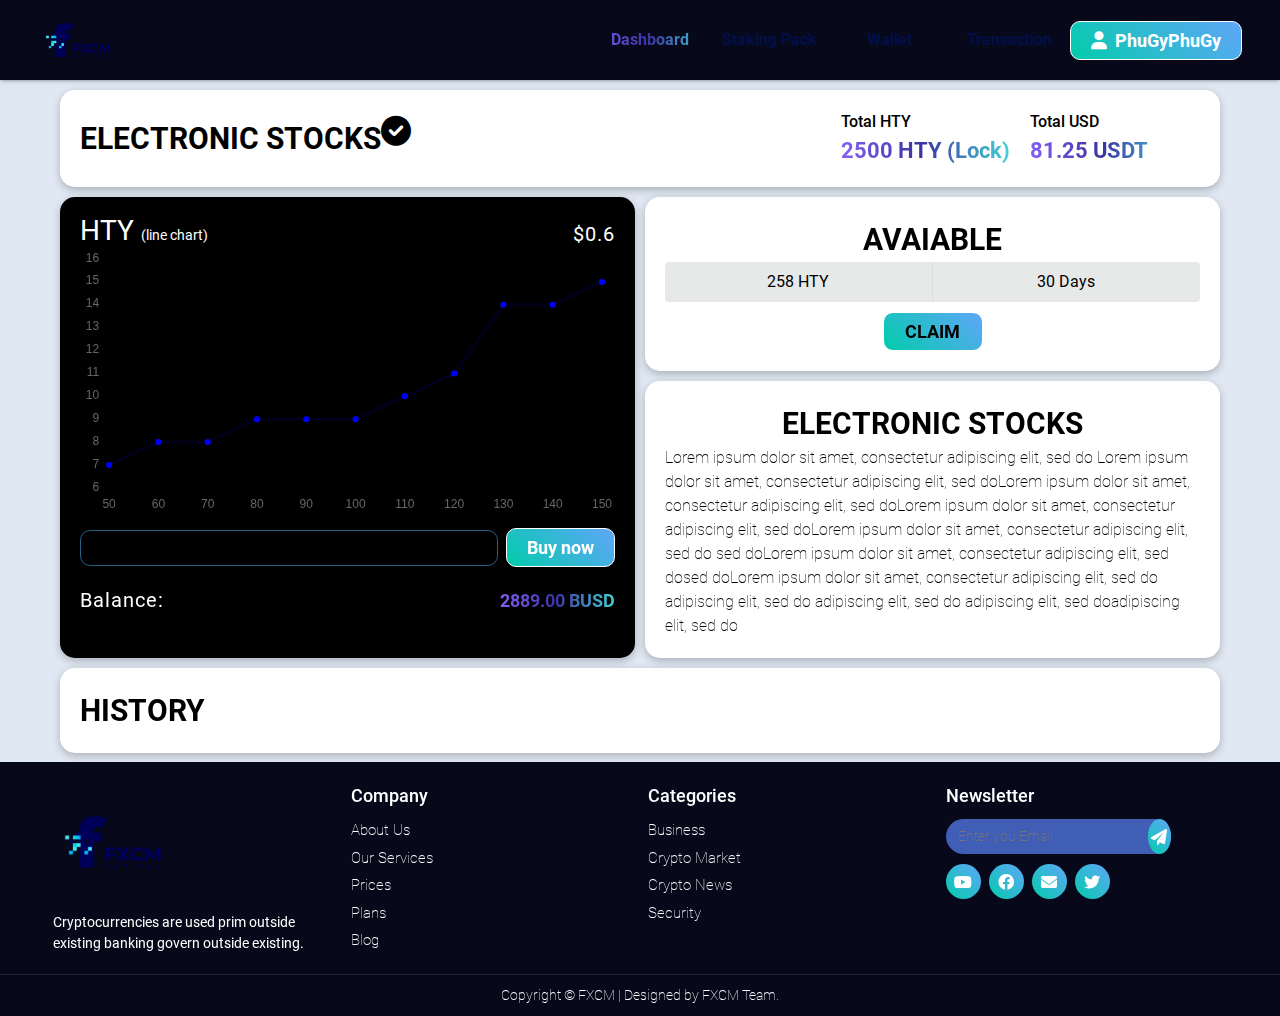
<file: electronic-stocks.html>
<!DOCTYPE html>
<html lang="en">

<head>
    <meta charset="UTF-8">
    <meta http-equiv="X-UA-Compatible" content="IE=edge">
    <meta name="viewport" content="width=device-width, initial-scale=1.0">
    <link rel="icon" type="image/x-icon" href="/assets/images/logo.png">
    <title>Dashboard</title>
    <link rel="stylesheet" href="./assets/css/bootstrap.min.css">
    <link rel="stylesheet" href="./assets/css/fontawesome-6.1/css/all.min.css">
    <link rel="stylesheet" href="./assets/css/style.css">
    <link rel="stylesheet" href="./assets/css/main.css">
    <link rel="stylesheet" href="./assets/css/responsive.css">
</head>

<style>
    .stock-box {
        width: 50%;
        text-align: center;
        background-color: #E7E8E8;
        padding: 8px 0;
        font-weight: 600;
    }

    .stock-wrapper {
        border-radius: 4px;
        margin-bottom: 10px;
        overflow: hidden;
    }

    .stock-box:first-child {
        border-right: 1px solid #ddd;
    }

    .stock-input {
        color: #fff !important;
    }
</style>

<body>
    <!-- HEADER MOBILE -->
    <div class="header-mobile hide-on-pc">
        <img class="header-mobile-logo" src="./assets/images/logo.png" alt="">
        <div class="header-mobile-left">
            <div class="header-mobile-icon centering" onclick="toggleNavMobile()">
                <i class="fa-solid fa-bars"></i>
            </div>
        </div>
    </div>

    <!-- NAV MOBILE -->
    <div class="soft-menu" onclick="toggleNavMobile()">
        <ul class="soft-menu__list" onclick="{(e) => e.stopPropagation();}">
            <li class="soft-menu__item soft-menu__item--active">
                <a class="" href="#about">
                    <i class="fa-solid fa-house"></i> Dashboard
                </a>
            </li>
            <li class="soft-menu__item hehe">
                <a class="" href="#product">
                    <i class="fa-sharp fa-solid fa-coins"></i> Staking pack
                </a>
            </li>
            <li class="soft-menu__item soft-menu__item-sub">
                <a class="" href="#tutorial">
                    <i class="fa-solid fa-wallet"></i> Wallet
                </a>
            </li>

            <li class="soft-menu__item soft-menu__item-sub">
                <a class="" href="">
                    <i class="fa-solid fa-money-bill-transfer"></i> Transaction
                </a>
            </li>

            <div class="soft-menu__item soft-menu__item-sub">
                <a class="ref-link" href="">
                    <i class="fa-solid fa-right-to-bracket"></i> Sign Out
                </a>
            </div>
        </ul>
    </div>

    <!-- HEADER -->
    <header class="header hidden-m-t">
        <div class="header-wrapper align-items-center d-flex justify-content-between">
            <a href="/">
                <img src="./assets/images/logo.png" alt="" class="header-logo">
            </a>

            <div class="header-nav d-flex">
                <div class="header-nav-item centering active">
                    Dashboard
                </div>
                <div class="header-nav-item centering">
                    Staking pack
                </div>
                <div class="header-nav-item centering ">
                    Wallet
                </div>
                <div class="header-nav-item centering">
                    Transaction
                </div>
                <a href="#" class="primary-button d-flex align-items-center">
                    <i class="fa-solid fa-user mr-2"></i> PhuGyPhuGy
                </a>
            </div>
        </div>
    </header>

    <!-- MAIN CONTENT -->
    <div class="dashboard-bg pb-2">
        <div class="container">
            <div class="primary-box primary-box--black">
                <div class="staking-title d-flex align-items-center justify-content-between">
                    <div class="primary-title">
                        electronic stocks
                        <i class="fa-solid fa-circle-check"></i>
                    </div>

                    <div class="d-flex align-items-center">
                        <div class="staking-box flex-column">
                            <div class="">
                                <b>Total HTY</b>
                            </div>
                            <div class="value value-large">
                                2500 HTY (Lock)
                            </div>
                        </div>

                        <div class="staking-box flex-column">
                            <div class="">
                                <b>Total USD</b>
                            </div>
                            <div class="value value-large">
                                81.25 USDT
                            </div>
                        </div>
                    </div>
                </div>
            </div>
            <div class="grid grid-2 grid-m-1">
                <div class="primary-box dashboard-balance">
                    <div class="d-flex align-items-center justify-content-between">
                        <div class="dashboard-balance-title">
                            <span class="dashboard-balance-value-large">
                                HTY
                            </span> (line chart)
                        </div>
                        <div class="dashboard-balance-value">
                            $0.6
                        </div>
                    </div>

                    <div class="chart">
                        <canvas id="myChart" style="width:100%;max-width:600px"></canvas>
                    </div>

                    <div class="staking-select df-container d-flex flex-row deposit login-form-div ">
                        <input class="stock-input input" type="text">

                        <div class="primary-button ml-2">
                            Buy now
                        </div>
                    </div>

                    <div class="package-balance d-flex align-items-center justify-content-between ">
                        <div class="dashboard-balance-value">
                            Balance:
                        </div>

                        <div class="value">
                            2889.00 BUSD
                        </div>
                    </div>
                </div>

                <div class="d-flex flex-column">
                    <div class="primary-box primary-box--black">
                        <div class="centering">
                            <div class="primary-title ">
                                Avaiable
                            </div>
                        </div>

                        <div class="stock-wrapper d-flex align-items-center">
                            <div class="stock-box">
                                258 HTY
                            </div>
                            <div class="stock-box">
                                30 Days
                            </div>
                        </div>

                        <div class="centering">
                            <div class="primary-button">
                                CLAIM
                            </div>
                        </div>
                    </div>

                    <div class="primary-box primary-box--black">
                        <div class="centering">
                            <div class="primary-title ">
                                Electronic stocks
                            </div>
                        </div>
                        <div class="stock-desc">
                            Lorem ipsum dolor sit amet, consectetur adipiscing elit, sed do
                            Lorem ipsum dolor sit amet, consectetur adipiscing elit, sed doLorem ipsum dolor sit amet,
                            consectetur adipiscing elit, sed doLorem ipsum dolor sit amet, consectetur adipiscing elit,
                            sed doLorem ipsum dolor sit amet, consectetur adipiscing elit, sed do
                            sed doLorem ipsum dolor sit amet, consectetur adipiscing elit, sed dosed doLorem ipsum dolor
                            sit amet, consectetur
                            adipiscing elit, sed do
                            adipiscing elit, sed do
                            adipiscing elit, sed do
                            adipiscing elit, sed doadipiscing elit, sed do
                        </div>
                    </div>
                </div>
            </div>
            <div class="primary-box primary-box--black">
                <div class="primary-title">
                    HISTORY
                </div>
            </div>
        </div>
    </div>

    <!-- FOOTER -->
    <footer class="footer">
        <div class="container">
            <div class="row">
                <div class="col-lg-3">
                    <div class="centering-mobile">
                        <img src="./assets/images/logo-text.png" alt="" class="footer-logo">
                    </div>

                    <div class="footer-desc">
                        Cryptocurrencies are used prim outside existing banking govern outside existing.
                    </div>
                </div>

                <div class="col-lg-3 col-6">
                    <div class="footer-block">
                        <div class="footer-title">
                            Company
                        </div>
                        <ul>
                            <li>About Us</li>
                            <li>Our Services</li>
                            <li>Prices</li>
                            <li>Plans</li>
                            <li>Blog</li>
                        </ul>
                    </div>
                </div>

                <div class="col-lg-3 col-6">
                    <div class="footer-block">
                        <div class="footer-title">
                            Categories
                        </div>
                        <ul>
                            <li>Business</li>
                            <li>Crypto Market</li>
                            <li>Crypto News</li>
                            <li>Security</li>
                        </ul>
                    </div>
                </div>

                <div class="col-lg-3">
                    <div class="footer-block">
                        <div class="footer-title">
                            Newsletter
                        </div>

                        <div class="footer-letter-input d-flex align-items-center">
                            <input type="text" placeholder="Enter you Email">

                            <div class="footer-social-icon centering">
                                <i class="fa-solid fa-paper-plane"></i>
                            </div>
                        </div>

                        <div class="centering-mobile footer-social d-flex align-items-cente justify-content-start">
                            <div class="footer-social-icon centering">
                                <i class="fa-brands fa-youtube"></i>
                            </div>
                            <div class="footer-social-icon centering">
                                <i class="fa-brands fa-facebook"></i>
                            </div>
                            <div class="footer-social-icon centering">
                                <i class="fa-solid fa-envelope"></i>
                            </div>
                            <div class="footer-social-icon centering">
                                <i class="fa-brands fa-twitter"></i>
                            </div>
                        </div>
                    </div>
                </div>
            </div>
        </div>
        <div class="footer-verify">
            Copyright © FXCM | Designed by FXCM Team.
        </div>
    </footer>
</body>

</html>
<script src="./assets/js/Chart.js"></script>
<script>
    const $query = document.querySelector.bind(document)
    const $$query = document.querySelectorAll.bind(document)

    const toggleNavMobile = () => {
        $query('.soft-menu').classList.toggle('open')
        $query('.soft-menu__list').classList.toggle('open')
    }

    $$query('.soft-menu__item').forEach((element) => {
        element.onclick = () => {
            toggleNavMobile()
        }
    })

    var xValues = [50, 60, 70, 80, 90, 100, 110, 120, 130, 140, 150];
    var yValues = [7, 8, 8, 9, 9, 9, 10, 11, 14, 14, 15];

    new Chart("myChart", {
        type: "line",
        data: {
            labels: xValues,
            datasets: [{
                fill: false,
                lineTension: 0,
                backgroundColor: "rgba(0,0,255,1.0)",
                borderColor: "rgba(0,0,255,0.1)",
                data: yValues
            }]
        },
        options: {
            legend: { display: false },
            scales: {
                yAxes: [{ ticks: { min: 6, max: 16 } }],
            }
        }
    });
</script>
</file>
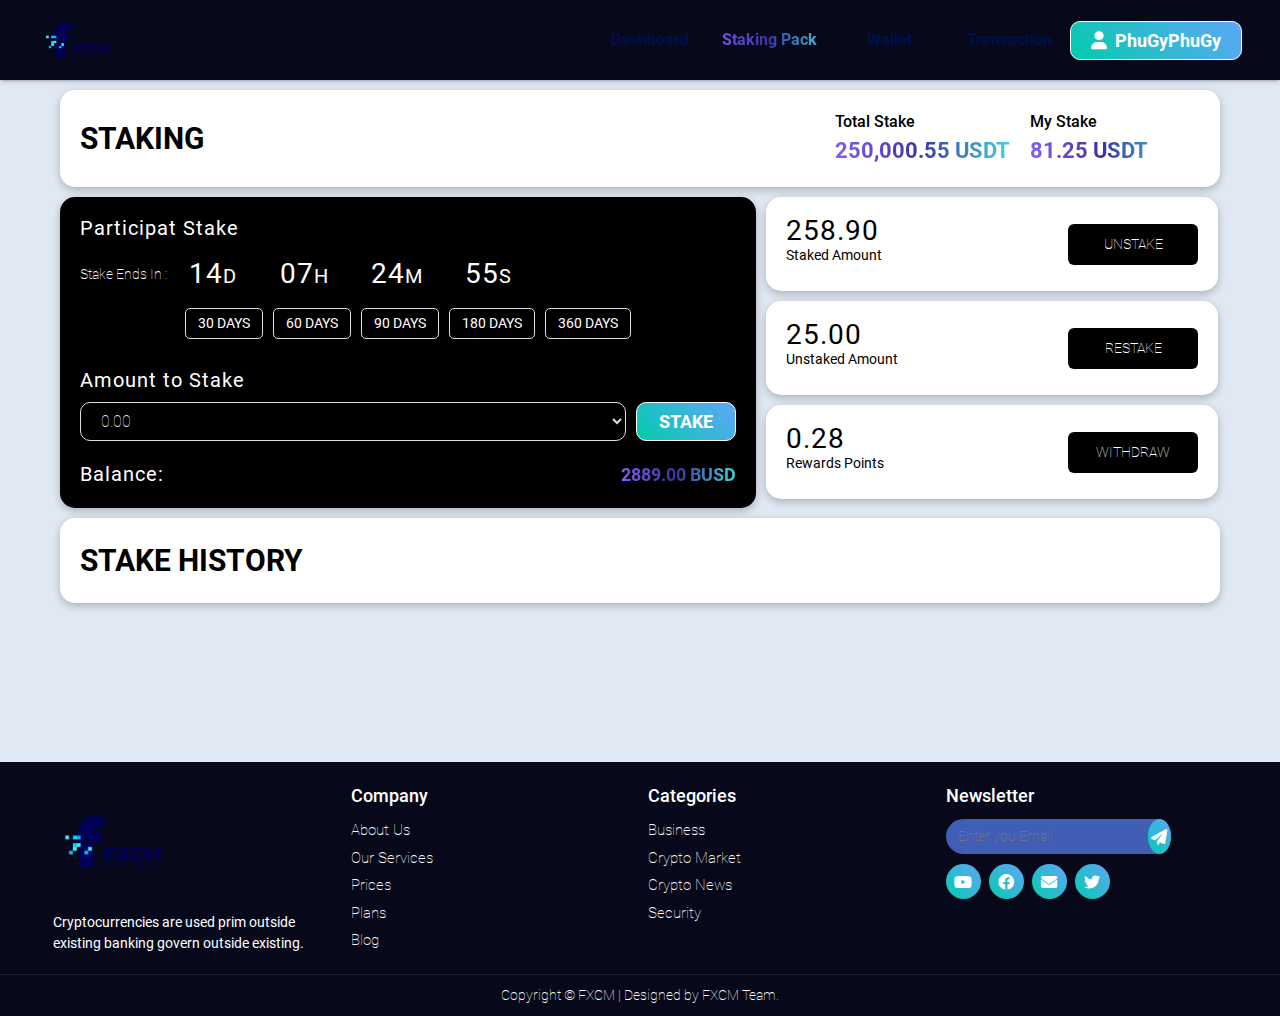
<file: staking.html>
<!DOCTYPE html>
<html lang="en">

<head>
    <meta charset="UTF-8">
    <meta http-equiv="X-UA-Compatible" content="IE=edge">
    <meta name="viewport" content="width=device-width, initial-scale=1.0">
    <link rel="icon" type="image/x-icon" href="/assets/images/logo.png">
    <title>Desposit</title>

    <link rel="stylesheet" href="./assets/css/bootstrap.min.css">
    <link rel="stylesheet" href="./assets/css/fontawesome-6.1/css/all.min.css">
    <link rel="stylesheet" href="./assets/css/style.css">
    <link rel="stylesheet" href="./assets/css/main.css">
    <link rel="stylesheet" href="./assets/css/responsive.css">
</head>

<body>
    <!-- HEADER MOBILE -->
    <div class="header-mobile hide-on-pc">
        <img class="header-mobile-logo" src="./assets/images/logo.png" alt="">
        <div class="header-mobile-left">
            <div class="header-mobile-icon centering" onclick="toggleNavMobile()">
                <i class="fa-solid fa-bars"></i>
            </div>
        </div>
    </div>

    <!-- NAV MOBILE -->
    <div class="soft-menu" onclick="toggleNavMobile()">
        <ul class="soft-menu__list" onclick="{(e) => e.stopPropagation();}">
            <li class="soft-menu__item soft-menu__item--active">
                <a class="" href="#about">
                    <i class="fa-solid fa-house"></i> Dashboard
                </a>
            </li>
            <li class="soft-menu__item hehe">
                <a class="" href="#product">
                    <i class="fa-sharp fa-solid fa-coins"></i> Staking pack
                </a>
            </li>
            <li class="soft-menu__item soft-menu__item-sub">
                <a class="" href="#tutorial">
                    <i class="fa-solid fa-wallet"></i> Wallet
                </a>
            </li>

            <li class="soft-menu__item soft-menu__item-sub">
                <a class="" href="">
                    <i class="fa-solid fa-money-bill-transfer"></i> Transaction
                </a>
            </li>

            <div class="soft-menu__item soft-menu__item-sub">
                <a class="ref-link" href="">
                    <i class="fa-solid fa-right-to-bracket"></i> Sign Out
                </a>
            </div>
        </ul>
    </div>

    <!-- HEADER -->
    <header class="header hidden-m-t">
        <div class="header-wrapper align-items-center d-flex justify-content-between">
            <a href="/">
                <img src="./assets/images/logo.png" alt="" class="header-logo">
            </a>

            <div class="header-nav d-flex">
                <div class="header-nav-item centering">
                    Dashboard
                </div>
                <div class="header-nav-item centering active">
                    Staking pack
                </div>
                <div class="header-nav-item centering ">
                    Wallet
                </div>
                <div class="header-nav-item centering">
                    Transaction
                </div>
                <a href="#" class="primary-button d-flex align-items-center">
                    <i class="fa-solid fa-user mr-2"></i> PhuGyPhuGy
                </a>
            </div>
        </div>
    </header>

    <!-- MAIN CONTENT -->
    <div class="dashboard-bg">

        <div class="container">
            <div class="primary-box primary-box--black">
                <div class="staking-title d-flex align-items-center justify-content-between">
                    <div class="primary-title">
                        STAKING
                    </div>

                    <div class="d-flex align-items-center">
                        <div class="staking-box flex-column">
                            <div class="">
                                <b>Total Stake</b>
                            </div>
                            <div class="value value-large">
                                250,000.55 USDT
                            </div>
                        </div>

                        <div class="staking-box flex-column">
                            <div class="">
                                <b>My Stake</b>
                            </div>
                            <div class="value value-large">
                                81.25 USDT
                            </div>
                        </div>
                    </div>
                </div>
            </div>

            <!-- PACKAGE -->
            <div class="grid grid-3-2 grid-m-1">
                <div class="dashboard-balance primary-box">
                    <div class="dashboard-balance-value">
                        Participat Stake
                    </div>

                    <!-- Times -->
                    <div class="staking-time-list d-flex align-items-center">
                        <div class="dashboard-balance-currency">
                            Stake Ends In :
                        </div>

                        <div class="staking-time d-flex align-items-end">
                            <div class="dashboard-balance-value-large dashboard-balance-value">
                                14
                            </div>
                            <div class="dashboard-balance-value">
                                D
                            </div>
                        </div>

                        <div class="staking-time d-flex align-items-end">
                            <div class="dashboard-balance-value-large dashboard-balance-value">
                                07
                            </div>
                            <div class="dashboard-balance-value">
                                H
                            </div>
                        </div>

                        <div class="staking-time d-flex align-items-end">
                            <div class="dashboard-balance-value-large dashboard-balance-value">
                                24
                            </div>
                            <div class="dashboard-balance-value">
                                M
                            </div>
                        </div>

                        <div class="staking-time d-flex align-items-end">
                            <div class="dashboard-balance-value-large dashboard-balance-value">
                                55
                            </div>
                            <div class="dashboard-balance-value">
                                S
                            </div>
                        </div>
                    </div>

                    <!-- Package -->
                    <div class="package-list d-flex flex-wrap justify-content-center">
                        <div class="package">
                            30 DAYS
                        </div>

                        <div class="package">
                            60 DAYS
                        </div>

                        <div class="package">
                            90 DAYS
                        </div>

                        <div class="package">
                            180 DAYS
                        </div>

                        <div class="package">
                            360 DAYS
                        </div>
                    </div>

                    <!-- Amount -->
                    <div class="dashboard-balance-value">
                        Amount to Stake
                    </div>

                    <div class="staking-select d-flex">
                        <select name="coin" id="coin">
                            <option value="volvo">0.00</option>
                            <option value="saab">10,000.00</option>
                        </select>

                        <div class="primary-button">
                            STAKE
                        </div>
                    </div>

                    <!-- Balance -->
                    <div class="package-balance d-flex align-items-center justify-content-between ">
                        <div class="dashboard-balance-value">
                            Balance:
                        </div>

                        <div class="value">
                            2889.00 BUSD
                        </div>
                    </div>
                </div>

                <div class="">
                    <div
                        class="package-item primary-box primary-box--black d-flex align-items-center justify-content-between">
                        <div class="d-flex flex-column">
                            <div class="dashboard-balance-value dashboard-balance-value-large">
                                258.90
                            </div>
                            <div class="dashboard-balance-title">
                                Staked Amount
                            </div>
                        </div>

                        <div class="package-button">
                            UNSTAKE
                        </div>
                    </div>

                    <div
                        class="package-item primary-box primary-box--black d-flex align-items-center justify-content-between">
                        <div class="d-flex flex-column">
                            <div class="dashboard-balance-value dashboard-balance-value-large">
                                25.00
                            </div>
                            <div class="dashboard-balance-title">
                                Unstaked Amount
                            </div>
                        </div>

                        <div class="package-button">
                            RESTAKE
                        </div>
                    </div>

                    <div
                        class="package-item primary-box primary-box--black d-flex align-items-center justify-content-between">
                        <div class="d-flex flex-column">
                            <div class="dashboard-balance-value dashboard-balance-value-large">
                                0.28
                            </div>
                            <div class="dashboard-balance-title">
                                Rewards Points
                            </div>
                        </div>

                        <div class="package-button">
                            WITHDRAW
                        </div>
                    </div>
                </div>
            </div>

            <!-- STAKING HISTORY -->
            <div class="primary-box primary-box--black">
                <div class="primary-title">
                    STAKE HISTORY
                </div>
            </div>
        </div>

    </div>

    <!-- FOOTER -->
    <footer class="footer">
        <div class="container">
            <div class="row">
                <div class="col-lg-3">
                    <div class="centering-mobile">
                        <img src="./assets/images/logo-text.png" alt="" class="footer-logo">
                    </div>

                    <div class="footer-desc">
                        Cryptocurrencies are used prim outside existing banking govern outside existing.
                    </div>
                </div>

                <div class="col-lg-3 col-6">
                    <div class="footer-block">
                        <div class="footer-title">
                            Company
                        </div>
                        <ul>
                            <li>About Us</li>
                            <li>Our Services</li>
                            <li>Prices</li>
                            <li>Plans</li>
                            <li>Blog</li>
                        </ul>
                    </div>
                </div>

                <div class="col-lg-3 col-6">
                    <div class="footer-block">
                        <div class="footer-title">
                            Categories
                        </div>
                        <ul>
                            <li>Business</li>
                            <li>Crypto Market</li>
                            <li>Crypto News</li>
                            <li>Security</li>
                        </ul>
                    </div>
                </div>

                <div class="col-lg-3">
                    <div class="footer-block">
                        <div class="footer-title">
                            Newsletter
                        </div>

                        <div class="footer-letter-input d-flex align-items-center">
                            <input type="text" placeholder="Enter you Email">

                            <div class="footer-social-icon centering">
                                <i class="fa-solid fa-paper-plane"></i>
                            </div>
                        </div>

                        <div class="centering-mobile footer-social d-flex align-items-cente justify-content-start">
                            <div class="footer-social-icon centering">
                                <i class="fa-brands fa-youtube"></i>
                            </div>
                            <div class="footer-social-icon centering">
                                <i class="fa-brands fa-facebook"></i>
                            </div>
                            <div class="footer-social-icon centering">
                                <i class="fa-solid fa-envelope"></i>
                            </div>
                            <div class="footer-social-icon centering">
                                <i class="fa-brands fa-twitter"></i>
                            </div>
                        </div>
                    </div>
                </div>
            </div>
        </div>
        <div class="footer-verify">
            Copyright © FXCM | Designed by FXCM Team.
        </div>
    </footer>
</body>

</html>

<script>
    const $query = document.querySelector.bind(document)
    const $$query = document.querySelectorAll.bind(document)

    const toggleNavMobile = () => {
        $query('.soft-menu').classList.toggle('open')
        $query('.soft-menu__list').classList.toggle('open')
    }

    $$query('.soft-menu__item').forEach((element) => {
        element.onclick = () => {
            toggleNavMobile()
        }
    })
</script>
</file>
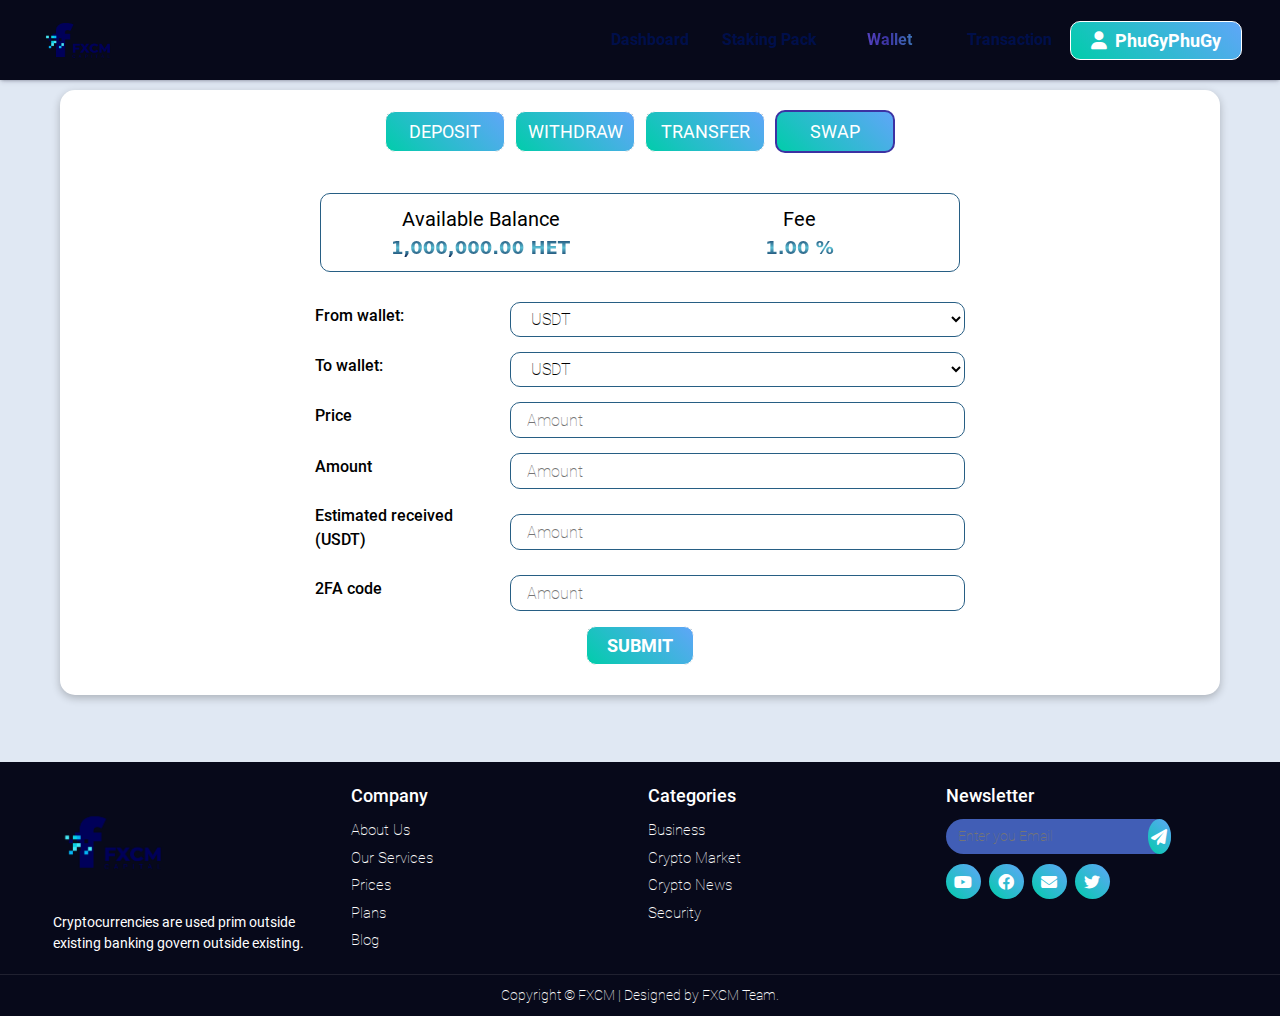
<file: swap.html>
<!DOCTYPE html>
<html lang="en">

<head>
    <meta charset="UTF-8">
    <meta http-equiv="X-UA-Compatible" content="IE=edge">
    <meta name="viewport" content="width=device-width, initial-scale=1.0">
    <link rel="icon" type="image/x-icon" href="/assets/images/logo.png">
    <title>Withdraw</title>

    <link rel="stylesheet" href="./assets/css/bootstrap.min.css">
    <link rel="stylesheet" href="./assets/css/fontawesome-6.1/css/all.min.css">
    <link rel="stylesheet" href="./assets/css/style.css">
    <link rel="stylesheet" href="./assets/css/main.css">
    <link rel="stylesheet" href="./assets/css/responsive.css">
</head>

<body>
    <!-- HEADER MOBILE -->
    <div class="header-mobile hide-on-pc">
        <img class="header-mobile-logo" src="./assets/images/logo.png" alt="">
        <div class="header-mobile-left">
            <div class="header-mobile-icon centering" onclick="toggleNavMobile()">
                <i class="fa-solid fa-bars"></i>
            </div>
        </div>
    </div>

    <!-- NAV MOBILE -->
    <div class="soft-menu" onclick="toggleNavMobile()">
        <ul class="soft-menu__list" onclick="{(e) => e.stopPropagation();}">
            <li class="soft-menu__item soft-menu__item--active">
                <a class="" href="#about">
                    <i class="fa-solid fa-house"></i> Dashboard
                </a>
            </li>
            <li class="soft-menu__item hehe">
                <a class="" href="#product">
                    <i class="fa-sharp fa-solid fa-coins"></i> Staking pack
                </a>
            </li>
            <li class="soft-menu__item soft-menu__item-sub">
                <a class="" href="#tutorial">
                    <i class="fa-solid fa-wallet"></i> Wallet
                </a>
            </li>

            <li class="soft-menu__item soft-menu__item-sub">
                <a class="" href="">
                    <i class="fa-solid fa-money-bill-transfer"></i> Transaction
                </a>
            </li>

            <div class="soft-menu__item soft-menu__item-sub">
                <a class="ref-link" href="">
                    <i class="fa-solid fa-right-to-bracket"></i> Sign Out
                </a>
            </div>
        </ul>
    </div>

    <!-- HEADER -->
    <header class="header hidden-m-t">
        <div class="header-wrapper align-items-center d-flex justify-content-between">
            <a href="/">
                <img src="./assets/images/logo.png" alt="" class="header-logo">
            </a>

            <div class="header-nav d-flex">
                <div class="header-nav-item centering">
                    Dashboard
                </div>
                <div class="header-nav-item centering">
                    Staking pack
                </div>
                <div class="header-nav-item centering active">
                    Wallet
                </div>
                <div class="header-nav-item centering">
                    Transaction
                </div>
                <a href="#" class="primary-button d-flex align-items-center">
                    <i class="fa-solid fa-user mr-2"></i> PhuGyPhuGy
                </a>
            </div>
        </div>
    </header>

    <!-- MAIN CONTENT -->
    <div class="dashboard-bg">

        <div class="container deposit pb-2">
            <div class="deposit primary-box">
                <div class="wallet-control d-flex align-items-center justify-content-center">
                    <a href="/deposit.html" class="wallet-control-item primary-button">
                        DEPOSIT
                    </a>
                    <a href="/withdraw.html" class="wallet-control-item primary-button ">
                        WITHDRAW
                    </a>
                    <a href="/transfer.html" class="wallet-control-item primary-button">
                        TRANSFER
                    </a>
                    <a href="/swap.html" class="wallet-control-item primary-button active">
                        SWAP
                    </a>
                </div>

                <div class="centering">
                    <div class="with-draw-box d-flex align-items-center justify-content-around">
                        <div class="with-draw-item">
                            <div class="with-draw-title text-center">
                                Available Balance
                            </div>
                            <div class="with-draw-value primary-gradient-text text-center">
                                1,000,000.00 HET
                            </div>
                        </div>
                        <div class="with-draw-item">
                            <div class="with-draw-title text-center">
                                Fee
                            </div>
                            <div class="with-draw-value primary-gradient-text text-center">
                                1.00 %
                            </div>
                        </div>
                    </div>
                </div>

                <div class="deposit-form centering">
                    <form action="action_page.php" method="post">

                        <div class="container">
                            <div class="login-form-div">
                                <label for="uname"><b>From wallet:</b></label>
                                <select name="coin" id="coin">
                                    <option value="volvo">USDT</option>
                                    <option value="saab">OBA</option>
                                </select>
                            </div>

                            <div class="login-form-div">
                                <label for="uname"><b>To wallet:</b></label>
                                <select name="coin" id="coin">
                                    <option value="volvo">USDT</option>
                                    <option value="saab">OBA</option>
                                </select>
                            </div>

                            <div class="login-form-div">
                                <label for="uname"><b>Price</b></label>
                                <input type="text" placeholder="Amount" name="uname" required>
                            </div>

                            <div class="login-form-div">
                                <label for="uname"><b>Amount</b></label>
                                <input type="text" placeholder="Amount" name="uname" required>
                            </div>

                            <div class="login-form-div">
                                <label for="uname"><b>Estimated received <br> (USDT)</b></label>
                                <input type="text" placeholder="Amount" name="uname" required>
                            </div>

                            <div class="login-form-div">
                                <label for="uname"><b>2FA code</b></label>
                                <input type="text" placeholder="Amount" name="uname" required>
                            </div>

                            <div class="d-flex justify-content-center">
                                <button type="submit" class="primary-button">SUBMIT</button>
                            </div>
                        </div>
                    </form>
                </div>
            </div>
        </div>

    </div>

    <!-- FOOTER -->
    <footer class="footer">
        <div class="container">
            <div class="row">
                <div class="col-lg-3">
                    <div class="centering-mobile">
                        <img src="./assets/images/logo-text.png" alt="" class="footer-logo">
                    </div>

                    <div class="footer-desc">
                        Cryptocurrencies are used prim outside existing banking govern outside existing.
                    </div>
                </div>

                <div class="col-lg-3 col-6">
                    <div class="footer-block">
                        <div class="footer-title">
                            Company
                        </div>
                        <ul>
                            <li>About Us</li>
                            <li>Our Services</li>
                            <li>Prices</li>
                            <li>Plans</li>
                            <li>Blog</li>
                        </ul>
                    </div>
                </div>

                <div class="col-lg-3 col-6">
                    <div class="footer-block">
                        <div class="footer-title">
                            Categories
                        </div>
                        <ul>
                            <li>Business</li>
                            <li>Crypto Market</li>
                            <li>Crypto News</li>
                            <li>Security</li>
                        </ul>
                    </div>
                </div>

                <div class="col-lg-3">
                    <div class="footer-block">
                        <div class="footer-title">
                            Newsletter
                        </div>

                        <div class="footer-letter-input d-flex align-items-center">
                            <input type="text" placeholder="Enter you Email">

                            <div class="footer-social-icon centering">
                                <i class="fa-solid fa-paper-plane"></i>
                            </div>
                        </div>

                        <div class="centering-mobile footer-social d-flex align-items-cente justify-content-start">
                            <div class="footer-social-icon centering">
                                <i class="fa-brands fa-youtube"></i>
                            </div>
                            <div class="footer-social-icon centering">
                                <i class="fa-brands fa-facebook"></i>
                            </div>
                            <div class="footer-social-icon centering">
                                <i class="fa-solid fa-envelope"></i>
                            </div>
                            <div class="footer-social-icon centering">
                                <i class="fa-brands fa-twitter"></i>
                            </div>
                        </div>
                    </div>
                </div>
            </div>
        </div>
        <div class="footer-verify">
            Copyright © FXCM | Designed by FXCM Team.
        </div>
    </footer>
</body>

</html>

<script>
    const $query = document.querySelector.bind(document)
    const $$query = document.querySelectorAll.bind(document)

    const toggleNavMobile = () => {
        $query('.soft-menu').classList.toggle('open')
        $query('.soft-menu__list').classList.toggle('open')
    }

    $$query('.soft-menu__item').forEach((element) => {
        element.onclick = () => {
            toggleNavMobile()
        }
    })
</script>
</file>
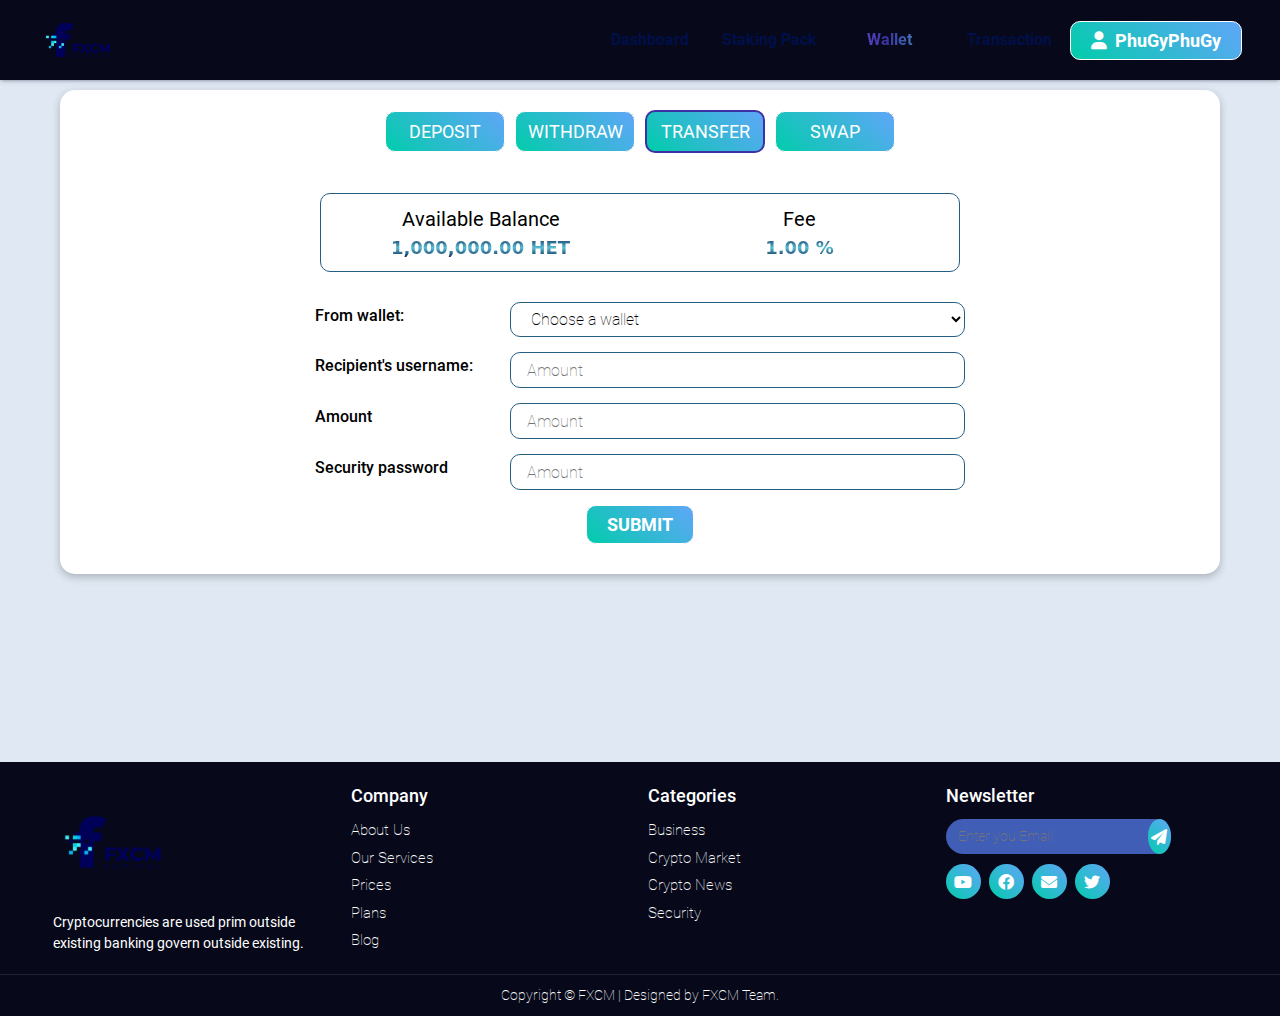
<file: transfer.html>
<!DOCTYPE html>
<html lang="en">

<head>
    <meta charset="UTF-8">
    <meta http-equiv="X-UA-Compatible" content="IE=edge">
    <meta name="viewport" content="width=device-width, initial-scale=1.0">
    <link rel="icon" type="image/x-icon" href="/assets/images/logo.png">
    <title>Withdraw</title>

    <link rel="stylesheet" href="./assets/css/bootstrap.min.css">
    <link rel="stylesheet" href="./assets/css/fontawesome-6.1/css/all.min.css">
    <link rel="stylesheet" href="./assets/css/style.css">
    <link rel="stylesheet" href="./assets/css/main.css">
    <link rel="stylesheet" href="./assets/css/responsive.css">
</head>

<body>
    <!-- HEADER MOBILE -->
    <div class="header-mobile hide-on-pc">
        <img class="header-mobile-logo" src="./assets/images/logo.png" alt="">
        <div class="header-mobile-left">
            <div class="header-mobile-icon centering" onclick="toggleNavMobile()">
                <i class="fa-solid fa-bars"></i>
            </div>
        </div>
    </div>

    <!-- NAV MOBILE -->
    <div class="soft-menu" onclick="toggleNavMobile()">
        <ul class="soft-menu__list" onclick="{(e) => e.stopPropagation();}">
            <li class="soft-menu__item soft-menu__item--active">
                <a class="" href="#about">
                    <i class="fa-solid fa-house"></i> Dashboard
                </a>
            </li>
            <li class="soft-menu__item hehe">
                <a class="" href="#product">
                    <i class="fa-sharp fa-solid fa-coins"></i> Staking pack
                </a>
            </li>
            <li class="soft-menu__item soft-menu__item-sub">
                <a class="" href="#tutorial">
                    <i class="fa-solid fa-wallet"></i> Wallet
                </a>
            </li>

            <li class="soft-menu__item soft-menu__item-sub">
                <a class="" href="">
                    <i class="fa-solid fa-money-bill-transfer"></i> Transaction
                </a>
            </li>

            <div class="soft-menu__item soft-menu__item-sub">
                <a class="ref-link" href="">
                    <i class="fa-solid fa-right-to-bracket"></i> Sign Out
                </a>
            </div>
        </ul>
    </div>

    <!-- HEADER -->
    <header class="header hidden-m-t">
        <div class="header-wrapper align-items-center d-flex justify-content-between">
            <a href="/">
                <img src="./assets/images/logo.png" alt="" class="header-logo">
            </a>

            <div class="header-nav d-flex">
                <div class="header-nav-item centering">
                    Dashboard
                </div>
                <div class="header-nav-item centering">
                    Staking pack
                </div>
                <div class="header-nav-item centering active">
                    Wallet
                </div>
                <div class="header-nav-item centering">
                    Transaction
                </div>
                <a href="#" class="primary-button d-flex align-items-center">
                    <i class="fa-solid fa-user mr-2"></i> PhuGyPhuGy
                </a>
            </div>
        </div>
    </header>

    <!-- MAIN CONTENT -->
    <div class="dashboard-bg">

        <div class="container deposit pb-2">
            <div class="deposit primary-box">
                <div class="wallet-control d-flex align-items-center justify-content-center">
                    <a href="/deposit.html" class="wallet-control-item primary-button ">
                        DEPOSIT
                    </a>
                    <a href="/withdraw.html" class="wallet-control-item primary-button">
                        WITHDRAW
                    </a>
                    <a href="/transfer.html" class="wallet-control-item primary-button active">
                        TRANSFER
                    </a>
                    <a href="/swap.html" class="wallet-control-item primary-button">
                        SWAP
                    </a>
                </div>

                <div class="centering">
                    <div class="with-draw-box d-flex align-items-center justify-content-around">
                        <div class="with-draw-item">
                            <div class="with-draw-title text-center">
                                Available Balance
                            </div>
                            <div class="with-draw-value primary-gradient-text text-center">
                                1,000,000.00 HET
                            </div>
                        </div>
                        <div class="with-draw-item">
                            <div class="with-draw-title text-center">
                                Fee
                            </div>
                            <div class="with-draw-value primary-gradient-text text-center">
                                1.00 %
                            </div>
                        </div>
                    </div>
                </div>

                <div class="deposit-form centering">
                    <form action="action_page.php" method="post">

                        <div class="container">
                            <div class="login-form-div">
                                <label for="uname"><b>From wallet:</b></label>
                                <select name="coin" id="coin">
                                    <option value="volvo">Choose a wallet</option>
                                    <option value="saab">OBA</option>
                                </select>
                            </div>

                            <div class="login-form-div">
                                <label for="uname"><b>Recipient's username:</b></label>
                                <input type="text" placeholder="Amount" name="uname" required>
                            </div>

                            <div class="login-form-div">
                                <label for="uname"><b>Amount</b></label>
                                <input type="text" placeholder="Amount" name="uname" required>
                            </div>

                            <div class="login-form-div">
                                <label for="uname"><b>Security password</b></label>
                                <input type="text" placeholder="Amount" name="uname" required>
                            </div>

                            <div class="d-flex justify-content-center">
                                <button type="submit" class="primary-button">SUBMIT</button>
                            </div>
                        </div>
                    </form>
                </div>
            </div>
        </div>

    </div>

    <!-- FOOTER -->
    <footer class="footer">
        <div class="container">
            <div class="row">
                <div class="col-lg-3">
                    <div class="centering-mobile">
                        <img src="./assets/images/logo-text.png" alt="" class="footer-logo">
                    </div>

                    <div class="footer-desc">
                        Cryptocurrencies are used prim outside existing banking govern outside existing.
                    </div>
                </div>

                <div class="col-lg-3 col-6">
                    <div class="footer-block">
                        <div class="footer-title">
                            Company
                        </div>
                        <ul>
                            <li>About Us</li>
                            <li>Our Services</li>
                            <li>Prices</li>
                            <li>Plans</li>
                            <li>Blog</li>
                        </ul>
                    </div>
                </div>

                <div class="col-lg-3 col-6">
                    <div class="footer-block">
                        <div class="footer-title">
                            Categories
                        </div>
                        <ul>
                            <li>Business</li>
                            <li>Crypto Market</li>
                            <li>Crypto News</li>
                            <li>Security</li>
                        </ul>
                    </div>
                </div>

                <div class="col-lg-3">
                    <div class="footer-block">
                        <div class="footer-title">
                            Newsletter
                        </div>

                        <div class="footer-letter-input d-flex align-items-center">
                            <input type="text" placeholder="Enter you Email">

                            <div class="footer-social-icon centering">
                                <i class="fa-solid fa-paper-plane"></i>
                            </div>
                        </div>

                        <div class="centering-mobile footer-social d-flex align-items-cente justify-content-start">
                            <div class="footer-social-icon centering">
                                <i class="fa-brands fa-youtube"></i>
                            </div>
                            <div class="footer-social-icon centering">
                                <i class="fa-brands fa-facebook"></i>
                            </div>
                            <div class="footer-social-icon centering">
                                <i class="fa-solid fa-envelope"></i>
                            </div>
                            <div class="footer-social-icon centering">
                                <i class="fa-brands fa-twitter"></i>
                            </div>
                        </div>
                    </div>
                </div>
            </div>
        </div>
        <div class="footer-verify">
            Copyright © FXCM | Designed by FXCM Team.
        </div>
    </footer>
</body>

</html>

<script>
    const $query = document.querySelector.bind(document)
    const $$query = document.querySelectorAll.bind(document)

    const toggleNavMobile = () => {
        $query('.soft-menu').classList.toggle('open')
        $query('.soft-menu__list').classList.toggle('open')
    }

    $$query('.soft-menu__item').forEach((element) => {
        element.onclick = () => {
            toggleNavMobile()
        }
    })
</script>
</file>
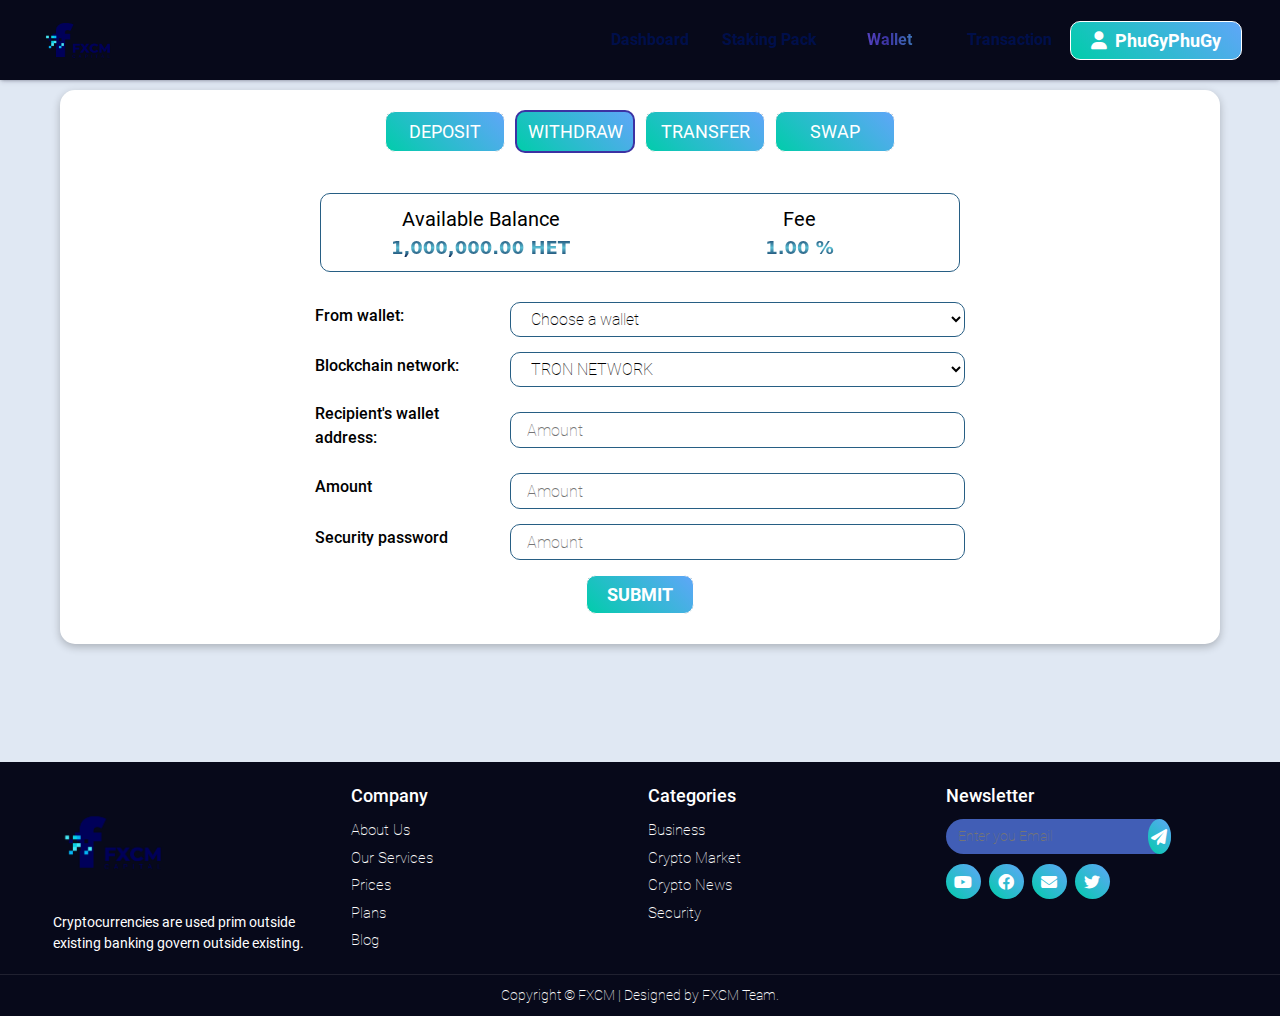
<file: withdraw.html>
<!DOCTYPE html>
<html lang="en">

<head>
    <meta charset="UTF-8">
    <meta http-equiv="X-UA-Compatible" content="IE=edge">
    <meta name="viewport" content="width=device-width, initial-scale=1.0">
    <link rel="icon" type="image/x-icon" href="/assets/images/logo.png">
    <title>Withdraw</title>

    <link rel="stylesheet" href="./assets/css/bootstrap.min.css">
    <link rel="stylesheet" href="./assets/css/fontawesome-6.1/css/all.min.css">
    <link rel="stylesheet" href="./assets/css/style.css">
    <link rel="stylesheet" href="./assets/css/main.css">
    <link rel="stylesheet" href="./assets/css/responsive.css">
</head>

<body>
    <!-- HEADER MOBILE -->
    <div class="header-mobile hide-on-pc">
        <img class="header-mobile-logo" src="./assets/images/logo.png" alt="">
        <div class="header-mobile-left">
            <div class="header-mobile-icon centering" onclick="toggleNavMobile()">
                <i class="fa-solid fa-bars"></i>
            </div>
        </div>
    </div>

    <!-- NAV MOBILE -->
    <div class="soft-menu" onclick="toggleNavMobile()">
        <ul class="soft-menu__list" onclick="{(e) => e.stopPropagation();}">
            <li class="soft-menu__item soft-menu__item--active">
                <a class="" href="#about">
                    <i class="fa-solid fa-house"></i> Dashboard
                </a>
            </li>
            <li class="soft-menu__item hehe">
                <a class="" href="#product">
                    <i class="fa-sharp fa-solid fa-coins"></i> Staking pack
                </a>
            </li>
            <li class="soft-menu__item soft-menu__item-sub">
                <a class="" href="#tutorial">
                    <i class="fa-solid fa-wallet"></i> Wallet
                </a>
            </li>

            <li class="soft-menu__item soft-menu__item-sub">
                <a class="" href="">
                    <i class="fa-solid fa-money-bill-transfer"></i> Transaction
                </a>
            </li>

            <div class="soft-menu__item soft-menu__item-sub">
                <a class="ref-link" href="">
                    <i class="fa-solid fa-right-to-bracket"></i> Sign Out
                </a>
            </div>
        </ul>
    </div>

    <!-- HEADER -->
    <header class="header hidden-m-t">
        <div class="header-wrapper align-items-center d-flex justify-content-between">
            <a href="/">
                <img src="./assets/images/logo.png" alt="" class="header-logo">
            </a>

            <div class="header-nav d-flex">
                <div class="header-nav-item centering">
                    Dashboard
                </div>
                <div class="header-nav-item centering">
                    Staking pack
                </div>
                <div class="header-nav-item centering active">
                    Wallet
                </div>
                <div class="header-nav-item centering">
                    Transaction
                </div>
                <a href="#" class="primary-button d-flex align-items-center">
                    <i class="fa-solid fa-user mr-2"></i> PhuGyPhuGy
                </a>
            </div>
        </div>
    </header>

    <!-- MAIN CONTENT -->
    <div class="dashboard-bg">

        <div class="container deposit pb-2">
            <div class="deposit primary-box">
                <div class="wallet-control d-flex align-items-center justify-content-center">
                    <a href="/deposit.html" class="wallet-control-item primary-button">
                        DEPOSIT
                    </a>
                    <a href="/withdraw.html" class="wallet-control-item primary-button active">
                        WITHDRAW
                    </a>
                    <a href="/transfer.html" class="wallet-control-item primary-button">
                        TRANSFER
                    </a>
                    <a href="/swap.html" class="wallet-control-item primary-button">
                        SWAP
                    </a>
                </div>

                <div class="centering">
                    <div class="with-draw-box d-flex align-items-center justify-content-around">
                        <div class="with-draw-item">
                            <div class="with-draw-title text-center">
                                Available Balance
                            </div>
                            <div class="with-draw-value primary-gradient-text text-center">
                                1,000,000.00 HET
                            </div>
                        </div>
                        <div class="with-draw-item">
                            <div class="with-draw-title text-center">
                                Fee
                            </div>
                            <div class="with-draw-value primary-gradient-text text-center">
                                1.00 %
                            </div>
                        </div>
                    </div>
                </div>

                <div class="deposit-form centering">
                    <form action="action_page.php" method="post">

                        <div class="container">
                            <div class="login-form-div">
                                <label for="uname"><b>From wallet:</b></label>
                                <select name="coin" id="coin">
                                    <option value="volvo">Choose a wallet</option>
                                    <option value="saab">OBA</option>
                                </select>
                            </div>

                            <div class="login-form-div">
                                <label for="uname"><b>Blockchain network:</b></label>
                                <select name="coin" id="coin">
                                    <option value="volvo">TRON NETWORK</option>
                                    <option value="saab">OBA</option>
                                </select>
                            </div>

                            <div class="login-form-div">
                                <label for="uname"><b>Recipient's wallet <br> address:</b></label>
                                <input type="text" placeholder="Amount" name="uname" required>
                            </div>

                            <div class="login-form-div">
                                <label for="uname"><b>Amount</b></label>
                                <input type="text" placeholder="Amount" name="uname" required>
                            </div>

                            <div class="login-form-div">
                                <label for="uname"><b>Security password</b></label>
                                <input type="text" placeholder="Amount" name="uname" required>
                            </div>

                            <div class="d-flex justify-content-center">
                                <button type="submit" class="primary-button">SUBMIT</button>
                            </div>
                        </div>
                    </form>
                </div>
            </div>
        </div>

    </div>

    <!-- FOOTER -->
    <footer class="footer">
        <div class="container">
            <div class="row">
                <div class="col-lg-3">
                    <div class="centering-mobile">
                        <img src="./assets/images/logo-text.png" alt="" class="footer-logo">
                    </div>

                    <div class="footer-desc">
                        Cryptocurrencies are used prim outside existing banking govern outside existing.
                    </div>
                </div>

                <div class="col-lg-3 col-6">
                    <div class="footer-block">
                        <div class="footer-title">
                            Company
                        </div>
                        <ul>
                            <li>About Us</li>
                            <li>Our Services</li>
                            <li>Prices</li>
                            <li>Plans</li>
                            <li>Blog</li>
                        </ul>
                    </div>
                </div>

                <div class="col-lg-3 col-6">
                    <div class="footer-block">
                        <div class="footer-title">
                            Categories
                        </div>
                        <ul>
                            <li>Business</li>
                            <li>Crypto Market</li>
                            <li>Crypto News</li>
                            <li>Security</li>
                        </ul>
                    </div>
                </div>

                <div class="col-lg-3">
                    <div class="footer-block">
                        <div class="footer-title">
                            Newsletter
                        </div>

                        <div class="footer-letter-input d-flex align-items-center">
                            <input type="text" placeholder="Enter you Email">

                            <div class="footer-social-icon centering">
                                <i class="fa-solid fa-paper-plane"></i>
                            </div>
                        </div>

                        <div class="centering-mobile footer-social d-flex align-items-cente justify-content-start">
                            <div class="footer-social-icon centering">
                                <i class="fa-brands fa-youtube"></i>
                            </div>
                            <div class="footer-social-icon centering">
                                <i class="fa-brands fa-facebook"></i>
                            </div>
                            <div class="footer-social-icon centering">
                                <i class="fa-solid fa-envelope"></i>
                            </div>
                            <div class="footer-social-icon centering">
                                <i class="fa-brands fa-twitter"></i>
                            </div>
                        </div>
                    </div>
                </div>
            </div>
        </div>
        <div class="footer-verify">
            Copyright © FXCM | Designed by FXCM Team.
        </div>
    </footer>
</body>

</html>

<script>
    const $query = document.querySelector.bind(document)
    const $$query = document.querySelectorAll.bind(document)

    const toggleNavMobile = () => {
        $query('.soft-menu').classList.toggle('open')
        $query('.soft-menu__list').classList.toggle('open')
    }

    $$query('.soft-menu__item').forEach((element) => {
        element.onclick = () => {
            toggleNavMobile()
        }
    })
</script>
</file>
<file: assets/css/animation.css>
@keyframes flipY {
	 0% {
		 transform: translateX(-50%) scale3d(1, 1, 1) rotateX(0deg) rotateY(0deg) rotateZ(0deg);
	}
	 20.25% {
		 transform: translateX(-50%) scale3d(1, 1, 1) rotateX(0deg) rotateY(90deg) rotateZ(0deg);
	}
	 100% {
		 transform: translateX(-50%) scale3d(1, 1, 1) rotateX(0deg) rotateY(90deg) rotateZ(0deg);
	}
}
 @keyframes flipY-innerCube {
	 0% {
		 transform: translateX(-50%) scale3d(0.5, 0.5, 0.5) rotateX(0deg) rotateY(0deg) rotateZ(0deg);
	}
	 20.25% {
		 transform: translateX(-50%) scale3d(0.5, 0.5, 0.5) rotateX(0deg) rotateY(-90deg) rotateZ(0deg);
	}
	 100% {
		 transform: translateX(-50%) scale3d(0.5, 0.5, 0.5) rotateX(0deg) rotateY(-90deg) rotateZ(0deg);
	}
}
 @keyframes flipY-innerShadow {
	 0% {
		 transform: translateX(-50%) rotateX(-90deg) translateZ(-20px) rotateZ(0deg);
	}
	 20.25% {
		 transform: translateX(-50%) rotateX(-90deg) translateZ(-20px) rotateZ(-90deg);
	}
	 100% {
		 transform: translateX(-50%) rotateX(-90deg) translateZ(-20px) rotateZ(-90deg);
	}
}
 @keyframes flipY-outterShadow {
	 0% {
		 transform: translateX(-50%) rotateX(-90deg) translateZ(10vw) rotateZ(0deg);
	}
	 20.25% {
		 transform: translateX(-50%) rotateX(-90deg) translateZ(10vw) rotateZ(90deg);
	}
	 100% {
		 transform: translateX(-50%) rotateX(-90deg) translateZ(105px) rotateZ(90deg);
	}
}
 @keyframes border-front {
	 0% {
		 border-width: 2px 2px 2px 2px;
	}
	 2.25% {
		 border-width: 2px 2px 2px 2px;
	}
	 5.75% {
		 border-width: 2px;
	}
	 100% {
		 border-width: 2px;
	}
}
 @keyframes border-back {
	 0% {
		 border-width: 2px;
	}
	 2.25% {
		 border-width: 2px;
	}
	 5.75% {
		 border-width: 2px 2px 2px 2px;
	}
	 100% {
		 border-width: 2px 2px 2px 2px;
	}
}
 @keyframes border-top {
	 0% {
		 border-width: 2px 2px 2px 2px;
	}
	 2.25% {
		 border-width: 2px 2px 2px 2px;
	}
	 5.75% {
		 border-width: 2px 2px 2px 2px;
	}
	 100% {
		 border-width: 2px 2px 2px 2px;
	}
}
 @keyframes border-left {
	 0% {
		 border-width: 2px 2px 2px 2px;
	}
	 2.25% {
		 border-width: 2px 2px 2px 2px;
	}
	 5.75% {
		 border-width: 2px 2px 2px 2px;
	}
	 100% {
		 border-width: 2px 2px 2px 2px;
	}
}
 @keyframes hoverY {
	 0% {
		 transform: translateY(0px);
	}
	 100% {
		 transform: translateY(-30px);
	}
}
 @keyframes scaleBigShadow {
	 0% {
		 transform: scale3d(0.65, 0.65, 0.65);
	}
	 100% {
		 transform: scale3d(0.6, 0.6, 0.6);
	}
}
 @keyframes scaleSmallShadow {
	 0% {
		 transform: scale3d(0.45, 0.45, 0.45);
	}
	 100% {
		 transform: scale3d(0.37, 0.37, 0.37);
	}
}
 .scene {
	 position: absolute;
	 top: 50%;
	 left: 50%;
	 /* width: 10vw; */
	 height: 10vw;
	 transform-style: preserve-3d;
	 transform: translate(-50%,-50%) rotateX(-33.5deg) rotateY(45deg);
}
 .scene .webpack-cube {
	 transform-style: preserve-3d;
	 animation: 2s ease-in-out 0s infinite alternate none running hoverY;
}
 .scene .outer-cube {
	 position: absolute;
	 width: 10vw;
	 height: 10vw;
	 left: 0px;
	 top: 0px;
	 transform-style: preserve-3d;
	 animation: 5.2s ease 0s infinite normal none running flipY;
	 display: inline-block;
}
 .scene .outer-cube .face {
	 position: absolute;
	 width: 100%;
	 height: 100%;
	 text-align: center;
	 background: #42d3d838;
	 line-height: 100px;
	 border: 2px solid white;
}
 .scene .outer-cube .face-front {
	 transform: translateZ(5vw);
	 border-right-width: 2px;
	 border-bottom-width: 2px;
	 animation: 5.2s ease 0s infinite normal none running border-front;
}
 .scene .outer-cube .face-back {
	 transform: rotateY(180deg) translateZ(5vw);
	 animation: 5.2s ease 0s infinite normal none running border-back;
}
 .scene .outer-cube .face-top {
	 transform: rotateX(90deg) translateZ(5vw);
	 border-top-width: 2px;
	 border-right-width: 2px;
	 animation: 5.2s ease 0s infinite normal none running border-top;
}
 .scene .outer-cube .face-bottom {
	 transform: rotateX(-90deg) translateZ(5vw);
}
 .scene .outer-cube .face-left {
	 transform: rotateY(-90deg) translateZ(5vw);
	 border-left-width: 2px;
	 border-bottom-width: 2px;
	 animation: 5.2s ease 0s infinite normal none running border-left;
}
 .scene .outer-cube .face-right {
	 transform: rotateY(90deg) translateZ(5vw);
}
 .scene .inner-cube {
	 display: inline-block;
	 position: absolute;
	 width: 10vw;
	 height: 10vw;
	 left: 0px;
	 top: -2px;
	 transform-style: preserve-3d;
	 animation: 5.2s ease 0s infinite normal none running flipY-innerCube;
}
 .scene .inner-cube .face {
	 position: absolute;
	 width: 100%;
	 height: 100%;
	 text-align: center;
	 background: #3C32A3;
	 line-height: 100px;
	 border: 2px solid white;
}
 .scene .inner-cube .face-front {
	 transform: translateZ(5vw);
}
 .scene .inner-cube .face-back {
	 transform: rotateY(180deg) translateZ(5vw);
}
 .scene .inner-cube .face-top {
	 transform: rotateX(90deg) translateZ(5vw);
}
 .scene .inner-cube .face-bottom {
	 transform: rotateX(-90deg) translateZ(5vw);
}
 .scene .inner-cube .face-left {
	 transform: rotateY(-90deg) translateZ(5vw);
}
 .scene .inner-cube .face-right {
	 transform: rotateY(90deg) translateZ(5vw);
}

.question-cube{
    position: absolute;
    top: 12vw;
    left: 17.9vw;
    height: 1vw;
    width: 1vw;
    background-color: transparent;
}

.question-cube-1 {
    position: absolute;
    width: 6vw;
    top: 19.3vw;
    left: -0.3vw;
}

.question-cube-2 {
    position: absolute;
    width: 6vw;
    top: 12.3vw;
    left: 30vw;
}
</file>
<file: assets/css/style.css>
@font-face {
   font-family: 'Roboto Display';
   src: url("../fonts/Zetafonts - Aristotelica Pro Display Extralight.otf") format("truetype");
   font-weight: 400;
}

@font-face {
   font-family: 'Roboto CND';
   src: url("../fonts/Zetafonts - AristotelicaPro CndText Extralight.otf") format("truetype");
   font-weight: 400;
}

@font-face {
   font-family: 'Roboto';
   src: url("../fonts/Zetafonts - Aristotelica Pro Text Extralight.otf") format("truetype");
   font-weight: 400;
}

@font-face {
   font-family: 'Roboto';
   src: url("../fonts/Arista-Pro-Alternate-Light-trial.ttf") format("truetype");
   font-weight: 600;
}

@font-face {
   font-family: 'Roboto';
   src: url("../fonts/Arista-Pro-Alternate-Bold-trial.ttf") format("truetype");
   font-weight: 800;
}

@font-face {
   font-family: 'Arista';
   src: url("../fonts/Arista-Pro-Light-trial.ttf") format("truetype");
   font-weight: 400;
}

@font-face {
   font-family: 'Arista';
   src: url("../fonts/Arista-Pro-Bold-trial.ttf") format("truetype");
   font-weight: 600;
}

@font-face {
   font-family: 'Arista';
   src: url("../fonts/Arista-Pro-Fat-trial.ttf") format("truetype");
   font-weight: 800;
}

@font-face {
   font-family: 'Roboto';
   src: url("../fonts/Roboto-Thin.ttf") format("truetype");
   font-weight: 400;
}

@font-face {
   font-family: 'Roboto';
   src: url("../fonts/Roboto-Regular.ttf") format("truetype");
   font-weight: 600;
}

@font-face {
   font-family: 'Roboto';
   src: url("../fonts/Roboto-Medium.ttf") format("truetype");
   font-weight: 700;
}

@font-face {
   font-family: 'Roboto';
   src: url("../fonts/Roboto-Bold.ttf") format("truetype");
   font-weight: 800;
}

html,body{
   box-sizing: border-box;
   scroll-behavior: smooth;
   background-color: #07091A;
   color: #fff;
   overflow-x: hidden;
  font-family: 'Roboto' !important;
}

.soft-menu__item a{
   font-family: 'Play', sans-serif;
   color: #fff !important;
   font-weight: 600 !important;
   font-size: 16px !important;
}

ul{
   padding-left: 0;
}

img{
  max-width: 100%;
}

a{
  display: inline-block;
  color: unset;
  text-decoration: none;
}

.mt-20{
    margin-top: 20px;
}

.mb-40{
    margin-bottom: 40px !important;
}

a:hover{
    text-decoration: none;
    color: unset;
  }

.centering{
    display: flex;
    align-items: center;
    justify-content: center;
}

.centering-y{
    display: flex;
    align-items: center;
}

/* NAV MOBILE */
.soft-menu {
  position: fixed;
  top: 50px;
  left: 0;
  right: 0;
  bottom: 0;
  height: 100vh;
  width: 100vw;
  background-color: rgba(0, 0, 0, 0.407);
  -webkit-transform: translateX(-100%);
  transform: translateX(-100%);
  -webkit-transition: all linear 0.01s;
  transition: all linear 0.01s;
  opacity: 1;
  z-index: 1232323232;
}

.soft-menu.open {
  opacity: 1;
  -webkit-transform: translateX(0);
          transform: translateX(0);
}

.soft-menu__list {
  position: absolute;
  top: 0;
  left: 0;
  background-color: #000059;
  width: 290px;
  height: 100vh;
  -webkit-transform: translateX(-100%);
  transform: translateX(-100%);
  -webkit-transition: all linear 0.3s;
  transition: all linear 0.3s;
}

.soft-menu__list.open {
  -webkit-transform: translateX(0);
          transform: translateX(0);
}

.soft-menu__item {
  letter-spacing: 1px;
  /* height: 47px; */
  display: -webkit-box;
  display: -ms-flexbox;
  display: flex;
  -webkit-box-align: center;
      -ms-flex-align: center;
          align-items: center;
  padding: 12px 0 12px 18px;
  border-top: 1px solid rgba(221, 221, 221, 0.228);
}

.soft-menu__item a {
  position: relative;
  color: #fff !important;
  font-size: 15px;
  font-weight: 500;
}

.soft-menu__item i {
  padding-right: 8px;
  font-size: 14px;
  color: #fff;
}

.soft-menu__item:hover a {
  color: #47BAD4;
  -webkit-transform: translateX(10px);
          transform: translateX(10px);
  -webkit-transition: all 0.3s;
  transition: all 0.3s;
}

.soft-menu__item.dark-modes:hover a {
  -webkit-transform: translateX(0);
          transform: translateX(0);
  color: unset;
}

.soft-menu__item.hehe{
    display: flex;
    justify-content: space-between;
}

.soft-menu__item.hehe i{
    color: #fff;
}

/* HEADER MOBILE */
.header-mobile{
    position: fixed;
    top: 0;
    left: 0;
    width: 100%;
    height: 50px;
    background-color: #fff;
    box-shadow: rgba(50, 50, 93, 0.25) 0px 2px 5px -1px, rgba(0, 0, 0, 0.3) 0px 1px 3px -1px;
    z-index: 1000;
    display: flex;
    justify-content: space-between;
    align-items: center;
    padding: 0 14px;
}

.header-mobile-icon i{
    color: #000059;
    font-size: 22px;
}


.header-mobile-logo{
  width: 80px;
}

.header-mobile-right{
    height: 100%;
    padding: 12px 0;
    display: flex;
    align-items: center;
}

.header-mobile-right img{
    height: 100%;
    width: auto;
}

.value{
  font-weight: 800;
  font-size: 18px;
  -webkit-text-fill-color: transparent;
  -webkit-background-clip: text;
  background-image: linear-gradient(90deg, #825FF5 0%, #3B33A2 48%, #43D3D8 100%);
  -webkit-user-select: none;
  -ms-user-select: none;
  user-select: none;
}

.value-large{
  font-size: 22px;
}

.loading{
  position: fixed;
  top: 0;
  left: 0;
  height: 100vh;
  width: 100vw;
  background-color: #fff;
  z-index: 10;
}

.primary-button{
  font-family: 'Roboto';
  font-weight: 800;

  display: inline-flex;
  justify-content: center;

  padding: 4px 10px;
  border-radius: 8px;
  min-width: 100px;
  
  transition: all 0.3s;
  background-image: linear-gradient(45deg, #00CDAA 0%, #22BFC6 33%, #5FA6F8 100%);
}

.primary-button:hover{
  cursor: pointer;
  letter-spacing: 1px;
  background-image: linear-gradient(45deg, #5FA6F8 0%, #22BFC6 33%, #00CDAA 100%);
}

.grid{
  display: grid;
  gap: 10px;
}

.grid-1{
  grid-template-columns: repeat(1, minmax(0, 1fr));
}

.grid-2{
  grid-template-columns: repeat(2, minmax(0, 1fr));
}

.grid-1-2{
  grid-template-columns : 33% 66%;
}

.grid-3-2{
  grid-template-columns : 60% 39%;
}

.primary-title{
	position: relative;
  display: inline-flex;
	font-weight: 800;
	font-size: 30px;
  text-transform: uppercase;
	font-family: 'Roboto';
}

.primary-title-line{
	position: absolute;
	left: 0;
	bottom: 0;
	width: 100%;
	height: 3px;

	background-image: linear-gradient(225deg, #00CDAA 0%, #22BFC6 33%, #5FA6F8 100%);
}

.primary-title-logo{
	position: absolute;
	top: 50%;
	left: 0;
	height: 14px;
	transform: translateY(-50%);
  transition: all 0.5s ease-in-out;
  animation: logo-title 5s infinite linear;
}

.border-gradient {
  border: 10px solid;
  border-image-slice: 1;
  border-width: 1px;
}

.border-gradient-purple {
  border-image-source:linear-gradient(90deg, #825FF5 0%, #3B33A2 48%, #43D3D8 100%);
}


/* Scroll to top */

.scroll-to-top{
  position: fixed;
    bottom: 50px;
    right: 20px;
    height: 40px;
    width: 40px;
    border-radius: 50%;
    background-image: linear-gradient(45deg, #00CDAA 0%, #22BFC6 33%, #5FA6F8 100%);
    display: flex;
    align-items: center;
    justify-content: center;
    transition: all 0.5s ease-in-out;
    z-index: 1000;
}

.scroll-to-top i{
  color: rgba(255, 255, 255, 0.506);
  transition: all 0.5s ease-in-out;
}

.scroll-to-top:hover{
  cursor: pointer;
  transform: scale(1.3);
  background-color: #FBB929;
}
.scroll-to-top:hover i{
  color: #000;
  transform: scale(1.3) rotate(360deg);
}

@keyframes tada {
  0% {
    -webkit-transform: scale3d(1, 1, 1);
    -ms-transform: scale3d(1, 1, 1);
    transform: scale3d(1, 1, 1);
  }

  10%, 20% {
    -webkit-transform: scale3d(.95, .95, .95) rotate3d(0, 0, 1, -3deg);
    -ms-transform: scale3d(.95, .95, .95) rotate3d(0, 0, 1, -3deg);
    transform: scale3d(.95, .95, .95) rotate3d(0, 0, 1, -3deg);
  }

  30%, 50%, 70%, 90% {
    -webkit-transform: scale3d(1.1, 1.1, 1.1) rotate3d(0, 0, 1, 3deg);
    -ms-transform: scale3d(1.1, 1.1, 1.1) rotate3d(0, 0, 1, 3deg);
    transform: scale3d(1.1, 1.1, 1.1) rotate3d(0, 0, 1, 3deg);
  }

  40%, 60%, 80% {
    -webkit-transform: scale3d(1.1, 1.1, 1.1) rotate3d(0, 0, 1, -3deg);
    -ms-transform: scale3d(1.1, 1.1, 1.1) rotate3d(0, 0, 1, -3deg);
    transform: scale3d(1.1, 1.1, 1.1) rotate3d(0, 0, 1, -3deg);
  }

  100% {
    -webkit-transform: scale3d(1, 1, 1);
    -ms-transform: scale3d(1, 1, 1);
    transform: scale3d(1, 1, 1);
  }
}


@keyframes logo-title {
  0% {
    left: 0;
    opacity: 0;
    transform:  translateY(-50%);
  }
  50% {
    left: 50%;
    opacity: 1;
    transform:  translate(-50%,-50%);
  }
  100% {
    left: 85%;
    opacity: 0;
    transform:  translateY(-50%);
  }
}
</file>
<file: assets/css/main.css>
/* HEADER */
.header{
	position: fixed;
	top: 0;
	left: 0;
	width: 100vw;
	background-color: #07091A;

	z-index: 2;
}

.header-wrapper{
    padding: 0px 3vw;
    box-shadow: rgba(50, 50, 93, 0.25) 0px 2px 5px -1px, rgba(0, 0, 0, 0.3) 0px 1px 3px -1px;
}

.header-logo{
    width: 80px;
    height: auto;
}

.header-nav-item {
    font-weight: 300;
    font-size: 16px;
    padding: 0 10px;
    font-family: 'Roboto';
    text-transform: capitalize;
    min-width: 120px;
    font-weight: 800;
    color: #000F4A;
}

.header-nav-item.active,
.header-nav-item:hover{
    cursor: pointer;
    -webkit-text-fill-color: transparent;
    -webkit-background-clip: text;
    background-image: linear-gradient(90deg, #825FF5 0%, #3B33A2 48%, #43D3D8 100%);
    -webkit-user-select: none;
    -ms-user-select: none;
    user-select: none;
}

/* INTRO */
.intro{
	margin-top: 65px;
	height: calc(100vh - 65px);
	padding-bottom: 20px;
}

.intro-bg{
  transform: translateY(-65px);
  width: 100%;
}

.intro-wrapper{
  position: absolute;
  top: 0;
  left: 0;
  width: 100%;
  height: 100%;
  padding-bottom: 10px;
}

.intro-main{
	height: calc(100% - 54px);
  position: relative;
}

.intro-item{
	display: flex;
	flex-direction: column;
	align-items: center;
	justify-content: center;
}

.intro-content{
	font-family: 'Roboto';
}

.intro-item-text{
	text-transform: uppercase;
	font-size: 14px;
	font-weight: 600;
}

.intro-item-value{
	font-weight: 700;
	font-size: 22px;

	display: flex;
	align-items: center;
	justify-content: center;
}

.intro-item-value i{
	font-size: 18px;
}

.intro-button{
	padding: 15px 30px;
	min-width: 260px;
	margin-top: 20px;
}

.intro-title{
	font-weight: 600;
	font-size: 32px;
}

/* STAKING PACK */
.pack{
	background-color: #fff;
	padding: 40px 0 40px;
	color: #000;
}

.pack-desc{
	margin: 14px 0;
	font-size: 14px;
	width: 60%;
}

.pack-card{
	padding: 20px;
	border-radius: 10px;
	box-shadow: rgba(0, 0, 0, 0.24) 0px 3px 8px;

	display: flex;
	flex-direction:column;
	align-items: center;
	justify-content: center;

	margin: 0 10px;
	margin-bottom: 20px;
}


.pack-card-icon{
	width: 60px;
}

.pack-card-name{
	font-weight: 700;
	font-size: 22px;
	margin: 6px 0 4px;
}

.pack-card-content{
	font-size: 14px;
	font-style: italic;
	text-align: center;
}

.pack-card-wrapper{
	margin: 15px 0;
}

.pack-card-item{
	padding: 10px 20px;
}

.pack-card-item:first-child{
	border-right: 1px solid #CDCECD;
}

.pack-card-value{
	text-align: center;
	font-weight: 700;
}

.pack-card-text{
	text-align: center;
	font-weight: 600;
	color: #888887;
	font-size: 14px;
}

.pack-card-button{
	padding: 6px 20px;
	-webkit-text-fill-color: transparent;
    -webkit-background-clip: text;
    background-image: linear-gradient(90deg, #825FF5 0%, #3B33A2 48%, #43D3D8 100%);
    -webkit-user-select: none;
    -ms-user-select: none;
    user-select: none;
	font-weight: 600;
}

.workflow{
	position: relative;
	padding: 40px 0;
}

.workflow-img{
	position: relative;
	display: flex;
	align-items: center;
	justify-content: center;
}

.workflow-img-wrapper{
	position: relative;
	width: 22vw;
}

.workflow-img-wrapper img:first-child{
	width: 100%;
}

.workflow-img-wrapper.active .workflow-img-tag{
  animation: tada 2s linear infinite alternate;
}

.workflow-img-tag{
	position: absolute;
  transition: all 0.3s linear;
}

.workflow-img-tag--1 {
    width: 2.5vw;
    top: 9vw;
    right: 8vw;
}

.workflow-img-tag--2{
    width: 3.5vw;
    top: 20vw;
    left: 1.3vw;
}

.workflow-img-tag--3{
    width: 3.5vw;
    bottom: 10.9vw;
    right: 17.2vw;
}

.workflow-img-wrapper.active .workflow-img-tag--1 {
    width: 5vw;
    top: 6vw;
    right: 4.3vw;
}

.workflow-img-wrapper.active .workflow-img-tag--2{
    width: 9vw;
    top: 10vw;
    left: -7vw;
    animation-delay: 0.6s;
}
.workflow-img-wrapper.active .workflow-img-tag--3{
    width: 9vw;
    bottom: 7vw;
    right: 1vw;
    animation-delay: 1.2s;
}
.workflow-title {
    font-weight: 700;
    font-size: 23px;
}

.workflow-content{
	height: 100%;
	display: flex;
	justify-content: center;
	flex-direction: column;
}

.workflow-desc {
    font-style: normal;
    font-size: 16px;
    margin-bottom: 20px;
    font-family: 'Roboto' !important;
}

.workflow-item-img {
    width: 60px;
}

.workflow-item-title {
    font-weight: 700;
    margin: 3px 0 6px;
}

/* FEEDBACK */
.feedback{
	padding: 70px 0 25px;
	background: url(../images/feedback-bg.png) no-repeat top center;
	background-size: 100% auto;
}

.feedback-title {
    display: flex;
    align-items: center;
    justify-content: space-between;
}

.star {
    width: 20px;
	margin-right: 4px;
}

.feedback-title-item-value {
    font-size: 37px;
    font-weight: 800;
    text-align: center;
    line-height: 44px;
}

.feedback-title-right {
    display: flex;
}

.feedback-title-item:not(:last-child) {
    margin-right: 20px;
}

.feedback-title-right {
    display: flex;
}

.feedback-title-item {
    margin-right: 20px;
}

.feedback-title-item-text {
    font-size: 14px;
    font-weight: 300;
    text-transform: uppercase;
    text-align: center;
}

.feedback-title .primary-title{
	display: flex;
	flex-direction: column;
}

.feedback-title-desc {
    font-size: 14px;
    font-weight: 600;
}

.feedback-title-star{
	margin-bottom: 4px;
}

.feedback-item-avt{
    height: 50px;
    width: 50px;
    border-radius: 50%;
    object-fit: cover;

    margin-right: 10px;
}

.feedback-list {
    margin: 50px 0 90px;
}

.feedback-item {
    padding: 20px;
    border: 1px solid #ddd;
    border-radius: 10px;
	margin: 10px;
}

.feedback-item-content {
    margin: 10px 0;
    font-size: 14px;
    font-style: italic;
}

.feedback-item-name {
    font-weight: 700;
    line-height: 13px;
}

.feedback-item-job {
    font-size: 14px;
}

.feedback-item .star{
	width: 14px;
}

.feedback-quantity{
	font-size: 14px;
	color: #3434ce;
}


/* PARTNER */

.swiper-product-2 {
    -webkit-transform: scaleX(-1);
    transform: scaleX(-1);
}

.swiper-product-2 img {
    -webkit-transform: scaleX(-1);
    transform: scaleX(-1);
}

.swiper{
  padding-top: 40px;
}

.partner{
  padding: 30px 0 50px;
  background-color: #80808024;
}

.partner-img{
  display: flex;
  align-items: center;
  justify-content: center;
  height: 100%;
}

.partner-img img{
  height: 60px;
  width: auto;
}

/* QUESTION */
.question{
  padding: 40px 0;
}

.accordion{
  display: flex;
  flex-wrap: wrap;
}

.accordion-item{
  width: 100%;
  margin-bottom: 10px;
}

.accordion-header{
  display: flex;
  align-items: center;
  justify-content: center;
  margin-bottom: 0 !important;
}

.accordion-item button{
  width: 100%;
  background-color: #425EB5;
  border: none;
  font-size: 20px;
  color: rgb(31, 31, 31);
  font-weight: 700;
  padding: 10px;
  border-radius: 10px;
}

.accordion-item button:focus,
.accordion-item button:focus-visible{
  border: none;
  outline: none;
}

.accordion-body{
  text-align: justify;
  padding: 10px 25px 10px;
  font-size: 14px;
  background-color: #ffffff17;
  border-bottom-left-radius: 10px;
  border-bottom-right-radius: 10px;
  margin-bottom: 10px;
}

.accor-title{
  position: relative;
  width: 100%;
}

.accor-title-icon{
  position: absolute;
  top: 50%;
  right: 5px;
  transform: translate(0,-50%);
  display: flex;
  align-items: center;
  padding: 6px;
  background-color: #42E8E0;
  border-radius: 50%;
  color: #fff;
}

.accor-title-icon i{
  font-size: 14px;
}

.accor-title-text {
    color: #fff;
    font-size: 16px;
    font-weight: 600;
    text-align: left;
    padding-left: 5px;
}

.accordion-button{
	transition: all 0.3s linear;
	border-bottom-right-radius: 0 !important;
	border-bottom-left-radius: 0 !important;
}

.accordion-button.collapsed{
	border-radius: 10px !important;
}

.question-img{
  display: flex;
  align-items: center;
  justify-content: center;
  height: 100%;
}

.question-img-wrapper{
  width: 40vw;
  height: 35vw;
  display: flex;
  align-items: end;

  position: relative;
}

.question-img-wrapper img:first-child{
  width: 100%;
}

/* NEWS */
.news{
	padding: 40px 0 0;
}

.card-wrapper {
  position: relative;
  overflow: hidden;
  display: flex;
  align-items: center;
  justify-content: center;
  /* height: 310px; */

  border-radius: 10px;
  cursor: pointer;
  box-shadow: rgba(50, 50, 93, 0.25) 0px 6px 12px -2px, rgba(0, 0, 0, 0.3) 0px 3px 7px -3px;
}

.card-wrapper:hover .card-content{
  bottom: 0;
}

.card-wrapper:hover .card-content{
  bottom: 0;
}

.card-wrapper-small{
	height: 200px;
}

.card-content{
  position: absolute;
  left: 0;
  bottom: -30px;
  width: 100%;
  background-color: #00000080;

  padding: 10px;
  color: #fff;
  transition: all 0.3s linear;
  font-family: 'Formular', sans-serif;
}

.card-name{
  font-weight: 600;
}

.card-share,
.card-date{
  font-size: 14px;
}

.card-date{
  padding-bottom: 4px;
  border-bottom: 1px dashed #ddd;
}

.card-share i{
  margin-right: 6px;
}

.card-paragraph{
  display: -webkit-box;
  text-decoration: none;
  -webkit-line-clamp: 2;
  -webkit-box-orient: vertical;
  white-space: normal;
  overflow: hidden;
  text-overflow: ellipsis;
  padding: 0 4px;
  min-height: 48px;
  margin-top: 8px;
  font-size: 14px;
}


.card-wrapper img{
	width: 100%;
	height: 100%;
	object-fit: cover;
}

.news-list{
	margin: 40px 0;
}

/* FOOTER */
.footer{
  padding-top: 20px;
}

.footer-logo{
	width: 120px;
}

.footer-desc{
  margin: 10px 0 20px;
  font-size: 14px;
  font-weight: 600;
}

.footer-block{
  /* padding: 0 3vw; */
}

.footer-letter-input{
  background-color: #415EB6;
  flex: 1;
  border-radius: 20px;
  margin-top: 10px;
  width: 80%;
}


.footer-letter-input input{
  border: none;
  flex: 1;
  padding: 0px 12px;
  background-color: transparent;
  font-size: 14px;
  color: #fff;
}

input:focus-visible{
  outline: none;
}

.footer-letter-icon{
  font-size: 14px;
  padding-left: 10px;
  border-left: 1px solid #5C575C;
}

.footer-social{
  margin: 10px 0;
}

.footer-social-icon{
  height: 35px;
  width: 35px;

  border-radius: 50%;
  background-image: linear-gradient(45deg, #00CDAA 0%, #22BFC6 33%, #5FA6F8 100%);

  color: #fff;
}

.footer-social-icon:not(:last-child){
  margin-right: 8px;
}

.footer-title {
    font-weight: 700;
    font-size: 18px;
}

.footer ul{
  list-style: none;
  margin-top: 10px;
  font-weight: 500;
  font-size: 15px;
}

.footer li{
  margin-bottom: 5px;
}

.footer-verify{
  text-align: center;
  padding: 10px 0;
  color: #fff;
  border-top: 1px solid rgba(221, 221, 221, 0.116);
  font-size: 14px;
  font-family: 'Roboto';
}

.dg.ac {    
  top: 96px !important;
  display: none !important;
}

#center-circle {
    position: absolute;
    top: 50%;
    left: 50%;
    height: 4px;
    width: 4px;
    /* background-color: #fff; */
    transform: translate(-50%, -50%);
}

.main-bg{
    background: #000 url(../images/bg.png) no-repeat center center;
    background-size: auto 100%;
    background-image: linear-gradient(#0000004a, #0000006b),
    url(../images/bg.png);
    min-height: 100vh;
}

.form-logo{
    height: 60px;
    width: auto;

    margin-bottom: 20px;
}

.primary-form{
    color: #fff;
    font-family: 'Iconic', sans-serif;

    padding: 20px;
    border-radius: 20px;
    background-color: #00000060;
   
}

.primary-form form{
    margin-top: 20px;
}

.primary-form-title-item{
    text-align: center;
    font-weight: 600;
    font-size: 22px;
    margin-bottom: 20px;
    position: relative;
    width: 50%;
    cursor: pointer;
}

.primary-form-title-item:hover:after,
.primary-form-title-item.active:after{
    content: "";
    position: absolute;
    bottom: -15px;
    left: 50%;
    width: 50%;
    height: 2px;
    background-color: #fff;

    transform: translateX(-50%);
}

.login-form-div{
    display: flex;
    align-items: center;
}

.login-form-div:not(:last-child){
    margin-bottom: 15px;
}

.login-form-div input{
    border: 1px solid #ddd;
    border-radius: 10px;
    padding: 6px 16px;
    border: 1px solid #275E84;
    /* height: 32px; */
    background-color: transparent;
    flex: 1;
    color: #fff;
}

.login-form-div label{
    min-width: 130px;
    font-size: 18px;
    margin-right: 10px;
}

.login-form-div input:focus-visible {
    outline-color: #3C32A3;
    border: 2px solid #3C32A3;
}

.primary-button{
    border: 1px solid #fff;
    padding: 5px 20px;
    border-radius: 10px;
    /* width: 100%; */
    max-width: 400px;
    font-size: 18px;
    cursor: pointer;
}

.wrapper{
    min-height: 100vh;
    padding: 10px;
}

.login-form{
    width: 45%;
    max-width: 600px;
}

.login-charac{
    width: 30%;
}

.yellow-text{
    color: #F7E002;
}

.main-bg .tokenomic-main-charac{
    width: 80%;
}

.footer-db .footer-fire img {
    width: 70px;
}

.footer-db .footer-center {
    position: relative;
    padding: 10px;
    padding-top: 20px;
}

.dashboard-bg{
    min-height: calc(100vh - 138px);
    padding-top: 80px;
    background-color: #E0E8F3;
}

.header-dashboard .header-nav-item {
    text-transform: capitalize;
    font-size: 15px;

    position: relative;
}

.header-dashboard .header-nav-item:hover:after,
.header-dashboard .header-nav-item.active:after{
    content: "";
    position: absolute;
    bottom: -6px;
    left: 50%;
    width: 100%;
    height: 2px;
    background-color: #fff;

    transform: translateX(-50%);
}

.header-nav-item--user {
    padding: 4px 12px;
    border: 1px solid #ddd;
    border-radius: 10px;
}

.header-nav-item--user i{
    margin-right: 8px;
}

.primary-box{
    background-color: #fff;
    box-shadow: rgba(0, 0, 0, 0.24) 0px 3px 8px;
    padding: 20px;
    border-radius: 15px;
    margin-top: 10px;
}


.primary-box--black{
    color: #000;
}

.dashboard-avt{
    width: 150px;
    height: 150px;
    object-fit: cover;

    border-radius: 50%;

    margin-right: 20px;
}

.dashboard-name {
    font-weight: 600;
    font-size: 18px;
}

.dashboard-fullname {
    font-size: 14px;
    color: #504B4B;
}

.dashboard-infor{
    overflow: hidden;
}

.dashboard-title {
    font-size: 14px;
    margin-top: 10px;
}

.dashboard-ref {
    text-overflow: ellipsis;
    white-space: nowrap;
    overflow: hidden;
    max-width: 78%;

    font-size: 14px;
}

.dashboard-ref-button{
    font-size: 13px;
    padding: 1px 4px;
    border: 1px solid #504B4B;
    border-radius: 4px;

    transition: all 0.4s linear;
}

.dashboard-ref-button:hover{
    border-color: #5EB6D2;
    background-color: #5EB6D2;
    cursor: pointer;
    color: #fff;
}


.primary-gradient-text{
    font-weight: 800;
    font-size: 18px;
    background-image: linear-gradient(180deg, #001042 7%, #5ABFD4 51%, #001042 91%);
    -webkit-background-clip: text;
    -webkit-text-fill-color: transparent;

    font-family: system-ui;
}

.qr-box{
    width: 50%;
    display: flex;
    flex-direction:  column;
    align-items: center;
    justify-content: center;
    padding: 10px;
}

.qr-link-side {
    font-weight: 800;
    font-size: 14px;
    padding: 0 4px;
    margin-right: 4px;
    border-right: 1px solid #000000ad;
}

.qr-img{
    width: 100px;
    border: 4px solid #4294AE;
}

.qr-link{
    display: flex;
    align-items: center;
    justify-content: start;
    padding: 1px 4px;
    border: 1px solid #000;
    border-radius: 6px;
    font-size: 14px;
    margin: 8px 0;
    width: 100%;
}

.qr-box .dashboard-ref-button{
    text-align: center;
    min-width: 70px;
}

.qr-box:not(:last-child){
    border-right: 1px solid #000;
}

.dashboard-package{
    margin-top: 10px;
}

.wrrapper-2{
    display: grid;
    gap: 10px;
    grid-template-columns: repeat(2, minmax(0, 1fr));
}

.qr-link-value {
    text-overflow: ellipsis;
    white-space: nowrap;
    overflow: hidden;
}

.comission-item{
    width: 50%;
    padding: 0 10px;
}

.comission-item:not(:last-child){
    border-right: 3px solid #000;
}

.comission-title{
    font-weight: 600;
    font-size: 20px;
}

.comission-value{
    font-size: 24px;
}

.wallet-table {
    width: 100%;
    margin-top: -10px;
}

img.wallet-icon {
    width: 30px;
}

.wallet-table tr th,
.wallet-table tr td{
    padding: 6px 10px;
}


.wallet-table tr th:not(:first-child),
.wallet-table tr td:not(:first-child){
    text-align: center;
}

.wallet-table tr{
    border-bottom: 1px solid rgba(0, 0, 0, 0.062);
}

.wallet-table-value{
    width: 70%;
    font-weight: 600;

    font-size: 18px;
}

.wallet-control{
    margin-top: 20px;
}

.wallet-control-item{
    padding: 10px;
    background-color: #000000;
    border-radius: 10px;
    color: #fff;
    text-align: center;
    font-weight: 600;   
    min-width: 120px;

    transition: all 0.2s ease-in-out;
}

.wallet-control-item.active,
.wallet-control-item:hover{
    cursor: pointer;
    border: 2px solid #3C32A3;
    background-color: #5EB6D2;
}

.deposit .wallet-control{
    margin-top: 0;
    margin-bottom: 20px;
}

.deposit .wallet-control-item{
    padding: 6px 10px;
}

.deposit .wallet-control-item:not(:last-child){
    margin-right: 10px;
}

.deposit-form form{
    width: 100%;
    max-width: 680px;
    margin: 10px 0;
}

.deposit .primary-button{
    background-color: #000;
    color: #fff;
}

select:focus-visible{
    border: none;
    outline: none;
}

.deposit input{
    border-color: #275E84;
    color: #000;
    height: 36px;
}

.deposit select {
    border-radius: 10px;
    padding: 6px 16px;
    border: 1px solid #275E84;
    background-color: transparent;
    flex: 1;
    color: #000;
}

.deposit label{
    font-size: 16px;
    min-width: 185px;
    color: #000;
}

.with-draw-box{
    margin: 20px 0;
    padding: 10px;
    border: 1px solid #275E84;
    border-radius: 10px;
    width: 100%;
    max-width: 640px;
}

.with-draw-item:not(:last-child){
    margin-right: 20px;
}

.with-draw-item{
    min-width: 40%;
}

.with-draw-title{
  font-family: 'Roboto';
  font-weight: 600;
  font-size: 20px;
  color: #000;
}

/* DASHBOARD */


.dashboard-balance{
    background-color: #000;
}

.dashboard-balance-logo{
    width: 30%;
}

.dashboard-balance-value {
    font-size: 20px;
    font-weight: 600;
    line-height: 23px;
    letter-spacing: 1px;
}

.dashboard-balance-value-large{
    font-size: 28px;
    line-height: 28px;
}

.dashboard-balance-value-small{
    font-size: 14px;
}

.dashboard-balance-title {
    font-size: 14px;
    font-weight: 600;
    margin-bottom: 5px;
}

.dashboard-balance-currency {
    font-size: 14px;
}

.dashboard-balance-block{
    width: 50%;
}

.token-img{
    width: 120px;
}

.token-infor:first-child{
    border-right: 1px solid #ddd;
}

.token-infor-li{
    margin-bottom: 8px;
}

.progress-bar{
    background-image: linear-gradient(45deg, #5FA6F8 0%, #22BFC6 33%, #00CDAA 100%) !important;
}

.staking-process {
    margin-bottom: 20px;
    padding: 0 20px;
}

.staking-proces-title {
    font-weight: 600;
}

.staking-proces-percent {
    font-weight: 600;
}

.staking-box{
    padding-right: 20px;
    min-width: 170px;
}

.staking-time-list{
    margin-top: 20px;
}

.staking-time{
    width: 14%;
    justify-content: center;
}

.package{
    padding: 4px 12px;
    border: 1px solid #ddd;
    border-radius: 5px;

    font-size: 14px;
    font-weight: 600;

    margin-bottom: 10px;
}

.package:not(:last-child){
    margin-right: 10px;
}

.package:hover{
    cursor: pointer;
    background-image: linear-gradient(45deg, #00CDAA 0%, #22BFC6 33%, #5FA6F8 100%);
}

.package-list{
    margin: 20px 0;
}

.staking-select{
    margin-top: 10px;
}

.staking-select select {
    border-radius: 10px;
    padding: 6px 16px;
    border: 1px solid #ddd;
    background-color: transparent;
    flex: 1;
    color: #ddd;
    margin-right: 10px;
}

.package-balance{
    margin-top: 20px;
}

.package-button {
    padding: 10px 20px;
    background-color: #000;
    color: #fff;
    min-width: 130px;
    text-align: center;
    border-radius: 6px;
    font-size: 14px;
    font-weight: 500;
    transition: all 0.5s ease;
}

.package-button:hover{
    cursor: pointer;
    background-color: rgb(186, 186, 186);
    color: #000;
}

.canvas {
	 position: relative;
	 width: 500px;
	 height: 500px;
	 transform-style: preserve-3d;
	 transform: rotateX(-35deg);
}
 .cube {
	 position: absolute;
	 top: 50%;
	 left: 50%;
	 width: 150px;
	 height: 150px;
	 transform-style: preserve-3d;
	 transform: translate(-50%, -50%) rotateY(45deg);
}
 .group {
	 position: absolute;
	 top: 0;
	 left: 0;
	 width: 100%;
	 height: 100%;
	 transform-style: preserve-3d;
}
 .group--aqua {
	 transform: translate3d(0, 0, 67px);
}
 .group--tomato {
	 transform: translate3d(0, 0, -67px);
}
 @keyframes plane-rotation {
	 50%, 100% {
		 transform: rotateZ(-90deg);
	}
}
 .plane {
	 display: flex;
	 flex-wrap: wrap;
	 justify-content: space-between;
	 width: 100%;
	 height: 100%;
	 transform-style: preserve-3d;
	 perspective: 2400px;
	 animation: plane-rotation 2s infinite;
}
 .plane--gold {
	 animation-delay: 0.25s;
}
 .plane--tomato {
	 animation-delay: 0.5s;
}
 @keyframes dot-rotation {
	 50%, 100% {
		 transform: rotateY(0deg) rotateX(45deg) scaleX(1.2);
	}
}
 .dot {
	 display: flex;
	 justify-content: center;
	 align-items: center;
	 flex-basis: 33.33%;
	 transform: rotateY(-45deg) rotateX(35deg) scaleX(1);
	 animation: dot-rotation 2s infinite;
}
 .dot::before {
	 content: '';
	 display: block;
	 width: 10px;
	 height: 10px;
	 border-radius: 50%;
}
 .dot--aqua::before {
	 background-color: #42D3D8;
}
 .dot--gold {
	 animation-delay: 0.25s;
}
 .dot--gold::before {
	 background-color: #3C32A3;
}
 .dot--tomato {
	 animation-delay: 0.5s;
}
 .dot--tomato::before {
	 background-color: #825EF6;
}
</file>
<file: assets/css/updateLandingPage.css>
.intro-infor{
    padding: 10px 0;
    background-color: #000;
}

.intro-main {
    height: calc(100% - 74px);
}

.intro-wrapper{
    padding-bottom: 0;
}

.pack{
    background-color: #07091B;
    color: #fff;
}

.pack-card{
    border: 1px solid #fff;
}

.workflow-img-wrapper {
    width: 27vw;
}

.workflow-img-wrapper.active .workflow-img-tag--1 {
    width: 5vw;
    top: -1vw;
    right: 4.3vw;
}

.workflow-img-wrapper.active .workflow-img-tag--3 {
    width: 9vw;
    bottom: 11vw;
    right: -4vw;
    animation-delay: 1.2s;
}

.feedback-item:hover{
    background: url(../images/feedback-card-bg.png) no-repeat center center;
    background-size: cover;
    border: none;
}

.question-img-wrapper{
    width: 100% !important;
    max-width: 500px;
    height: auto !important;
}

.feedback-item{
    margin: 0;
}

.chart-bg{
    background: url(../images/chart-bg.png) no-repeat top center;
    background-size: contain;
}

.chart-img{
    margin-top: 10vh;
}

/* Mobile & Tablet */
@media (max-width: 1023px) {
    .pack-desc{
        width: 100%;
    }

    .workflow-img-wrapper {
        width: 65vw !important;
    }

    .feedback-item{
        margin-bottom: 10px;
    }

    .workflow-img{
        margin-bottom: 10px;
    }

    .feedback{
        padding-top: 0; 
    }

    .chart-img{
        margin-top: 0;
    }

    .intro-main{
        height: calc(100% - 64px);
    }
}
</file>
<file: assets/css/responsive.css>
/* PC high */
@media (min-width: 1699px) {
    .hide-on-pc {
        display: none !important;
    }

    .scene {
        position: absolute;
        top: 50%;
        left: -2vw;
        /* width: 10vw; */
        height: 10vw;
        transform-style: preserve-3d;
        transform: translate(0,-50%) rotateX(-33.5deg) rotateY(45deg);
    }

    .question-cube-1 {
        position: absolute;
        width: 6vw;
        top: 20.6vw;
        left: -0.6vw;
    }

    .question-cube-2 {
        position: absolute;
        width: 6vw;
        top: 14.5vw;
        left: 26.1vw;
    }
}


/* PC only */
@media (min-width: 1024px) {
    .hide-on-pc {
        display: none !important;
    }

}

/* Tablet to PC low resolution */
@media (min-width: 985px) and (max-width: 1200px) {
    .hide-on-pc {
        display: none !important;
    }

    
}

/* Mobile & Tablet */
@media (max-width: 1023px) {
    .hidden-m-t {
        display: none !important;
    }

    .grid-m-1{
        grid-template-columns: repeat(1, minmax(0, 1fr));
    }

    .centering-mobile{
        display: flex !important;
        align-items: center !important;
        justify-content: center !important;
    }

    .footer-letter-input{
        width: 100%;
        margin: 10px 0;
    }

    .footer-desc,
    .footer-block{
        text-align: center;
    }

    .card-name{
        font-size: 14px;
    }

    .primary-title{
        font-size: 22px;
    }

    .accor-title-text{
        font-size: 14px;
    }

    .accordion-item button{
        padding: 10px 4px;
    }

    .feedback-title{
        flex-direction: column;
    }

    .feedback-title-right{
        margin-top: 20px;
    }

    .feedback-title-item-value {
        font-size: 28px;
    }

    .star {
        width: 15px;
    }

    .feedback-list{
        margin-top: 30px;
    }

    .workflow-item-title{
        text-align: center;
    }

    .workflow-img-wrapper{
        width: 49vw;
    }

    .workflow-img-wrapper img:first-child{
        margin: 20px 0;
    }

    .workflow-img-wrapper.active .workflow-img-tag--2 {
        width: 21vw;
        top: 22vw;
    }

    .workflow-img-wrapper.active .workflow-img-tag--1 {
        width: 10vw;
        top: 20vw;
        right: 9.3vw;
    }

    .workflow-img-wrapper.active .workflow-img-tag--3 {
        width: 23vw;
    }

    .question-cube{
        left: 45%;
    }

    .question-img-wrapper{
        height: 49vw;
        width: 70vw;
        margin-top: 15vw;
    }

    .login-form{
        width: 100%;
    }

    .login-form-div{
        flex-direction: column;
        align-items: flex-start;
    }

    .dashboard-bg{
        min-height: calc(100vh - 124px);
        background-size: auto 100%;
        padding-top: 50px;
        padding-bottom: 10px;
    }

    .primary-box{
        padding: 10px;
    }

    .wrrapper-2{
        gap: 0;
        grid-template-columns: repeat(1, minmax(0, 1fr));
    }

    .dashboard-avt{
        width: 90px;
        height: 90px;
    }

    .qr-box{
        padding: 5px;
    }

    .qr-link-side{
        font-size: 10px;
    }

    .dashboard-ref-button{
        font-size: 11px;
    }

    .comission-title{
        font-size: 16px;
    }

    .comission-value {
        font-size: 18px;
    }

    .wallet-control-item{
        width: 48%;
        margin-bottom: 5px;
        margin-right: 5px;
    }

    .wallet-control{
        flex-wrap: wrap;
    }

    .comission-wrapper{
        flex-direction: column;
    }

    .comission-item:not(:last-child){
        margin-bottom: 10px;
    }

    .comission-item{
        border: none !important;
        width: 100%;
    }

    .deposit .wallet-control-item {
        width: 45%;
    }

    .deposit-form form{
        margin: 6px 0;
    }

    .deposit input,
    .deposit select{
        width: 100%;
        font-size: 14px;
    }

    .deposit .wallet-control {
        margin-bottom: 5px;
    }

    .with-draw-box {
        margin: 5px 0;
    }

    .staking-title{
        flex-direction: column;
    }

    .value-large{
        font-size: 16px;
    }

    .staking-box{
        justify-content: center;
        padding-right: 10px;
    }

    .staking-box div{
        text-align: center;
    }

    .staking-time{
        width: auto;
        padding: 0 4px;
    }

    .dashboard-balance-value-large{
        font-size: 22px !important;
    }

    .dashboard-balance-value{
        font-size: 16px;
    }

    .intro-item-text{
        font-size: 10px;
    }

    .intro-item-value {
        font-weight: 700;
        font-size: 14px;
    }

    .intro-item-value i {
        font-size: 12px;
    }

    .intro .col-4{
        padding: 4px;
    }
}


/* Tablet Only */

@media (min-width: 740px) and (max-width: 1023px) {
    .hidden-tl{
        display: none !important;
    }

    
}

/* Mobile Only */
@media (max-width: 739px) {
    .hidden-m {
        display: none !important;
    }

    .token-infor:first-child{
        border: none;
    }
}

/* 500*/
@media (min-width: 500px) and (max-width: 742px) {
    .hidden-500plus {
        display: none !important;
    }
}


@media (max-width: 500px) {
    .hidden-500{
        display: none !important;
    }
}


@media (max-width: 375px) {
    .main-content{
        width: 100% !important;
    }
}
</file>
<file: assets/css/fxcm.css>
html,body{
    background-color: #fff;
    color: #000;
}

.header{
    color: #fff;
    background-color: #fff;}

.intro{
    color: #fff;
}

.intro-wrapper{
    background: url(../newImages/bg-intro.png) no-repeat bottom center;
    background-size: 100% 100%;
    background-color: #fff !important;
}

.workflow-img{
    height: 100%;
}

.intro-img img {
    -webkit-mask-image: linear-gradient(178deg, #000000b8 80%, rgb(255 255 255 / 0%) 100%);
}

.hedging{
    padding: 100px 0 100px;
    background: url(../newImages/hedging-bg.png) no-repeat top center;
    background-size: 100% 100%;
}

.hedging .primary-title{
    color: #fff;
}

.chart-bg{
    background-image: none;
    color: #fff;
}

.footer{
    background: url(../newImages/footer-bg.png) no-repeat top center;
    background-size: 100% 100%;

    color: #fff;
}

.news{
    padding: 50px;
}

.news-old{
    padding-bottom: 0;
}

.workflow-title{
    text-transform: uppercase;
}

.workflow-title-sub{
    font-size: 18px !important;
    text-transform: capitalize;
    /* font-style: italic; */
}

.strategy-sub-title{
    font-weight: 600;
    font-style: normal !important;
}

.strategy{
    background: url(../newImages/strategy-bg.png) no-repeat top center;
    background-size: 100% auto;
    background-color: #030D49;
    color: #fff;
    padding: 50px 0;
}

.workflow-img-wrapper{
    width: 70% !important;
}

/* Mobile & Tablet */
@media (max-width: 1023px) {
    .intro-wrapper{
        background-size: auto 100%;
        padding: 100px 0 100px;
    }

    .workflow{
        padding-top: 0 !important;
    }

    .workflow.hedging{
        background-size: auto 100%;
        padding-top: 100px !important;
    }

    .workflow-img-wrapper{
        width: 100% !important;
    }

    .news{
        padding: 0;
        padding-bottom: 20px;
    }

    .footer{
        background-size: auto 100%;
    }

    .strategy{
        padding-top: 30px !important;
    }
    
    .workflow-title{
        text-align: center;
    }

    .workflow-desc{
        font-style: normal;
    }
}

.loading{
    display: flex;
    align-items: center;
    justify-content: center;

    flex-direction: column;

    z-index: 100000;
}

.loading img:first-child{
  width: 140px;
  transition: all 0.5s ease-in-out;
  transform: translateY(30px);
}

.loading img:last-child{
  max-width: 65px;
}

/* UPDATE ROADMAP */

.roadmap{
    position: absolute;
    bottom: 0;
    left: 0;
    width: 100%;
    overflow: hidden;
    overflow-x: auto;

    padding: 0 2vw 0 7vw;
}

.roadmap-item{
    margin-right: 5.7vw;

    display: flex;
    align-items: center;
    justify-content: center;

    flex-direction: column;
}

.roadmap-wrapper {
    display: flex;
    align-items: flex-end;
    justify-content: flex-start;
}

.roadmap-item-time{
    font-size: 12px;
    font-weight: 500;
}

.roadmap-item-point{
    height: 18px;
    width: 18px;
    border-radius: 50%;
    background-color: #00A8FF;
    margin: 4px 0;
    position: relative;
    transition:all .25s ease;
    cursor: pointer;
}

.roadmap-item-point:after{
  content:'';
  display:block;
  position:absolute;
  top:0; 
  right:0; 
  bottom:0; 
  left:0;
  border-radius:50%;
  border:1px solid #00A8FF;
	opacity:0;
	animation: ripple 900ms ease-out infinite;
}

.roadmap-item-point:hover{
  transform: scale(1.5);

}
.roadmap-item-point:hover:after{
    animation: none;
}	


@keyframes ripple {
  0% {transform:scale(1); }
  40% {transform:scale(1.75); opacity:1;}
	90% {transform:scale(1.9);}
  100% {transform:scale(2); opacity:0;}
}

.roadmap-item-line{
    border-right: 2px dotted #fff;
    height: 18vh;
}

.roadmap-item-line--2{
    height: 26vh;
}

.roadmap-item-line--3{
    height: 16vh;
}

.roadmap-item-line--4{
    height: 13vh;
}

.roadmap-item-line--5{
    height: 22vh;
}

.roadmap-item-line--6{
    height: 32vh;
}

.roadmap-item-content{
    position: relative;
}

.roadmap-item-text{
    position: absolute;
    top: 140%;
    left: 50%;
    transform: translateX(-50%);
    font-size: 14px;

    border: 1px solid #5CA7F6;
    padding: 10px;
    border-radius: 10px;

    text-align: center;

    width: 15vw;

    background-color: #11c6b73b;
    opacity: 0;

    transition: all 0.5s ease;
}

.roadmap-item-content:hover .roadmap-item-text{
    opacity: 1;
}


/* Mobile & Tablet */
@media (max-width: 1023px) {
    .roadmap-item-text{
        width: 50vw;
    }

    .roadmap-item-line--3{
        height: 19vh;
    }
}

/* update earth */
.intro-img{
    position: relative;
    width: 100%;
    display: flex;
}

.intro-img canvas {
    /* width: 70vw;
    max-width: 1200px; */
    position: absolute;
    top: 50%;
    left: 50%;
    transform: translate(-50%,-50%);
}

.roadmap-item-text{
    background-color: #004b45d1;
}

/* Mobile & Tablet */
@media (max-width: 1023px) {
    .intro-img{
        transform: scale(0.8);
    }

    .intro-wrapper{
        background-position: left center;
    }
}
</file>
